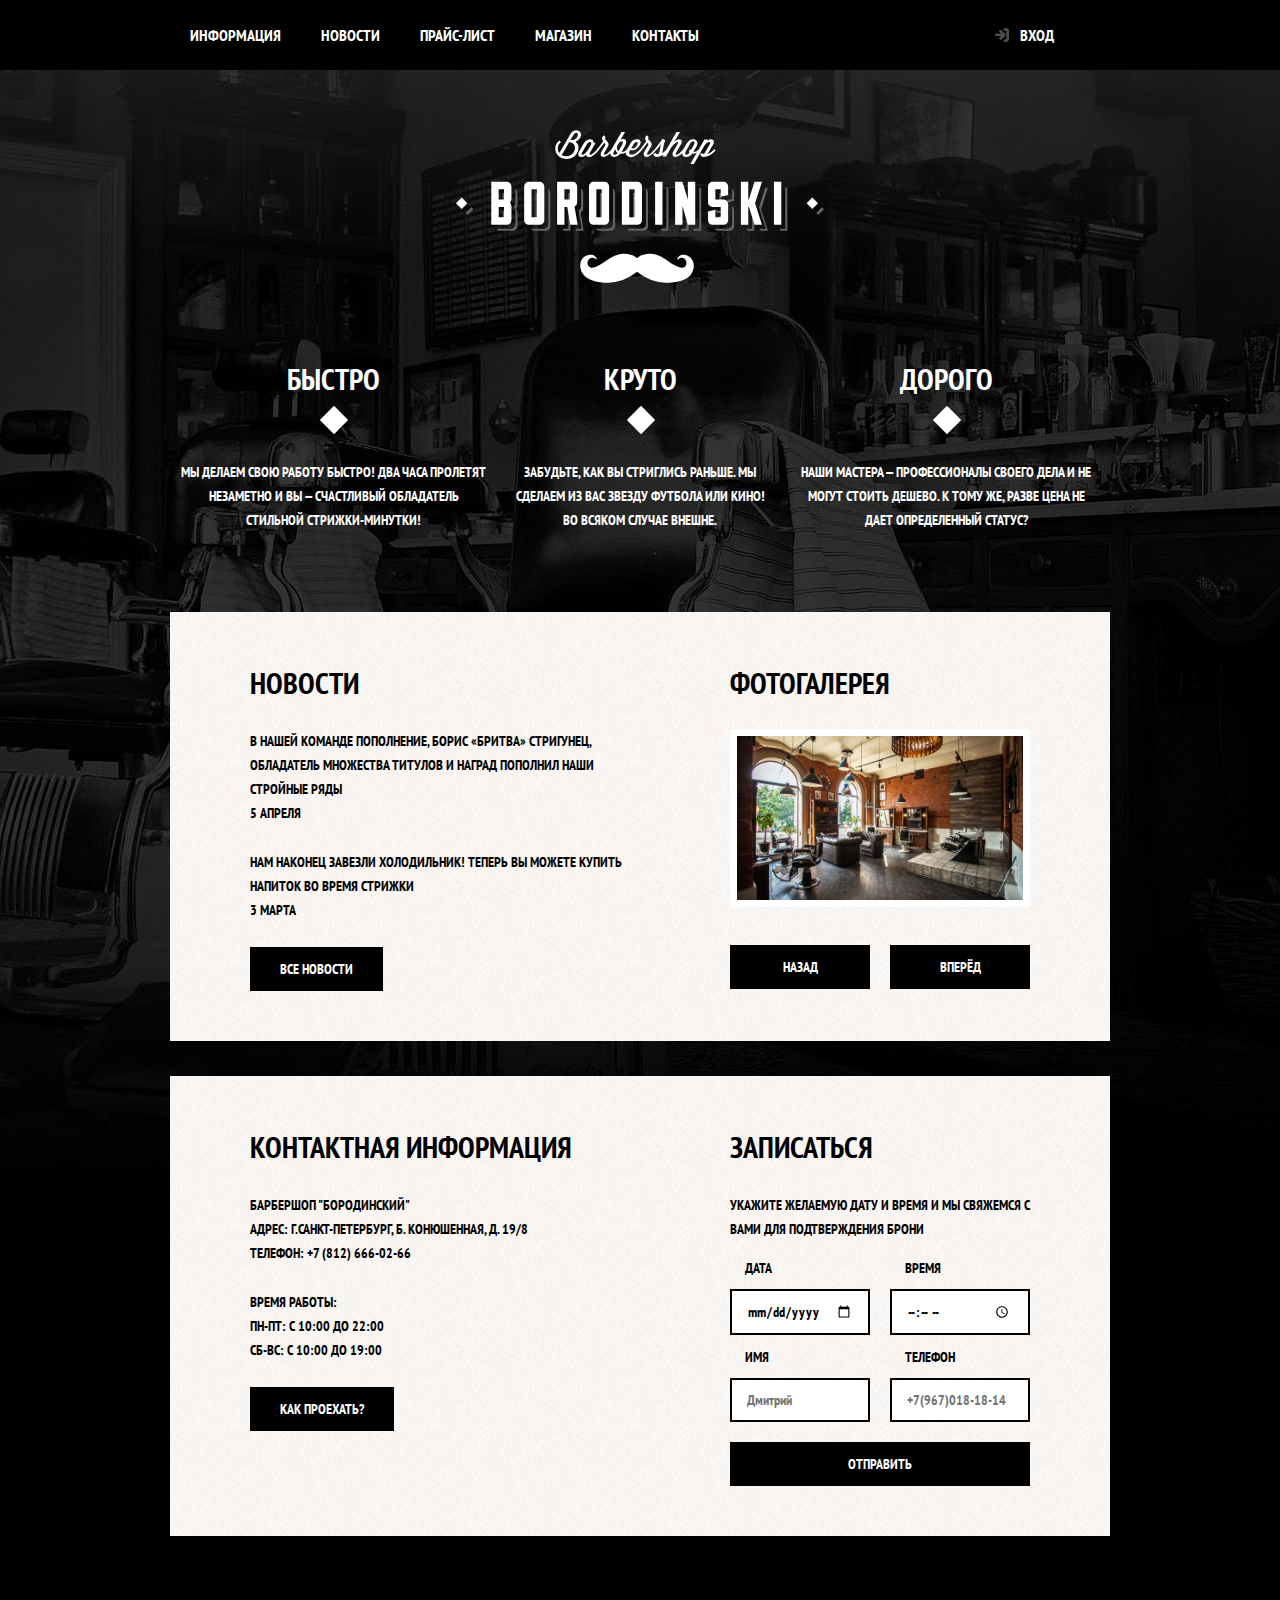
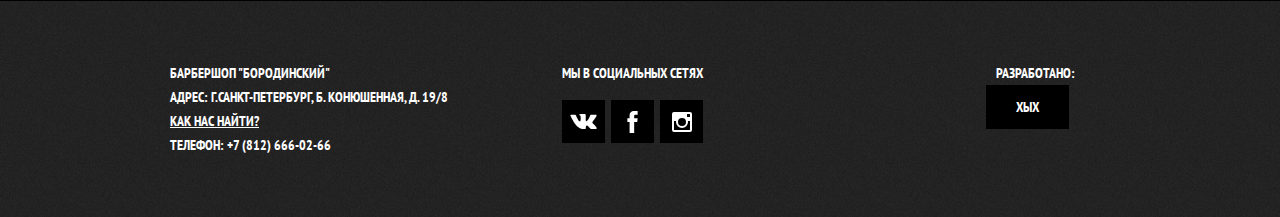
<file: index.HTML>
<!DOCTYPE html>
<html lang="en">
<head>
    <meta charset="UTF-8">
    <meta http-equiv="X-UA-Compatible" content="IE=edge">
    <meta name="viewport" content="width=device-width, initial-scale=1.0">
    <title>Document</title>
    <link rel="stylesheet" href="style.css">
    <link href="https://fonts.googleapis.com/css?family=PT+Sans+Narrow:400,700&amp;subset=cyrillic" rel="stylesheet">
</head>
<body>
    <header class="main-header">
        <nav class="main-navigation">
            <a href="" class="main-header-logo">
                <img src="img/index-logo.svg" width="368" height="153" alt="Логотип">   
            </a>
            <div class="main-navigation-wrapper">
                <div class="container">
                    <ul class="site-navigation">
                        <li>
                            <a href="#features">Информация</a>
                        </li>
                        <li>
                            <a href="#news">Новости</a>
                        </li>
                        <li>
                            <a href="price.HTML">Прайс-лист</a>
                        </li>
                        <li>
                            <a href="catalog.HTML">Магазин</a>
                        </li>
                        <li>
                            <a href="contacts.HTML">Контакты</a>
                        </li>
                    </ul>
                    <ul class="user-navigation">
                        <li>
                            <a class='login-link' href="">Вход</a>
                        </li>
                    </ul>
                </div>
            </div>
        </nav>
    </header>  
    <main>
        <div class="container">
            <h1 class="visually-hidden">Барбершоп Бородинский</h1>
            <section class="features" id="features">
                <h2 class="visually-hidden">Преимущества</h2>
                <ul class="features-list">
                    <li class="feature-item">
                        <h3>Быстро</h3>
                        <p>Мы делаем свою работу быстро! Два часа пролетят незаметно и вы — счастливый обладатель стильной стрижки-минутки!</p>
                    </li>
                    <li class="feature-item">
                        <h3>Круто</h3>
                        <p>Забудьте, как вы стриглись раньше. Мы сделаем из вас звезду футбола или кино! Во всяком случае внешне.</p>
                    </li>
                    <li class="feature-item">
                        <h3>Дорого</h3>
                        <p>Наши мастера — профессионалы своего дела и не могут стоить дешево. К тому же, разве цена не дает определенный статус?</p>
                    </li>
                </ul>
            </section>
            <div class="index-columns">
                <section class="news" id="news">
                <h2>Новости</h2>
                <ul class="news-list">
                    <li class="news-item">
                        <p>В нашей команде пополнение, Борис «Бритва» Стригунец, обладатель множества титулов и наград пополнил
                            наши стройные ряды</p>
                        <time datetime="2022-04-05">5 Апреля</time>
                    </li>
                    <li class="news-item">
                        <p>Нам наконец завезли холодильник! Теперь вы можете купить напиток во время стрижки</p>
                        <time datetime="2022-03-03">3 Марта</time>
                    </li>               
                </ul>
                <a class="button" href="news.HTML">Все новости</a>
                </section>
                <section class="gallery">
                    <h2>Фотогалерея</h2>
                    <div class="gallery-container">
                        <div class="gallery-content">
                            <div class="slide active">
                                <img src="img/gallery-item-1.jpg" alt="">
                            </div>
                            <div class="slide">
                                <img src="img/gallery-item-2.jpg" alt="">
                            </div>
                            <div class="slide">
                                <img src="img/gallery-item-3.jpg" alt="">
                            </div>
                        </div>
                        <button class="button gallery-button gallery-button-back" type="button">Назад</button>
                        <button class="button gallery-button gallery-button-next" type="button">Вперёд</button>
                    </div>
                </section>
            </div>
            
            <div class="index-columns">
                <section class="contacts">
                    <h2>Контактная информация</h2>
                    <p>
                        Барбершоп "Бородинский"
                        <br>Адрес: г.Санкт-Петербург, Б. Конюшенная, д. 19/8
                        <br>Телефон: +7 (812) 666-02-66
                    </p>
                    <p>
                        Время работы:
                        <br>пн-пт: c 10:00 до 22:00
                        <br>сб-вс: c 10:00 до 19:00
                    </p>
                    <a class="button js-button-map" href="">Как проехать?</a>
                </section>
                <section class="appointment">
                    <h2>Записаться</h2>
                    <p class="appointment-info">Укажите желаемую дату и время и мы свяжемся с вами для подтверждения брони</p>
                    <form class="appointment-form" action="">
                        <p class="appointment-item">
                            <label for="appointment-date">Дата</label>
                            <input id="appointment-date" name="date" placeholder="14.04.2022" type="date">
                        </p>
                        <p class="appointment-item">
                            <label for="appointment-time">Время</label>
                            <input id="appointment-time" name="time" placeholder="12:00" type="time">
                        </p>
                        <p class="appointment-item">
                            <label for="appointment-name">Имя</label>
                            <input id="appointment-name" name="name" placeholder="Дмитрий" type="text">
                        </p>
                        <p class="appointment-item">
                            <label for="appointment-phone">Телефон</label>
                            <input id="appointment-phone" name="phone" placeholder="+7(967)018-18-14" type="tel">
                        </p>
                        <button class="button" type="submit">Отправить</button>
                    </form>
                </section>
            
            </div> 
        </div>
    </main>
    <footer class="main-footer">
        <div class="container">
            <p class="footer-contacts">
                Барбершоп "Бородинский"
                <br>Адрес: г.Санкт-Петербург, Б. Конюшенная, д. 19/8
                <br><a href="">Как нас найти?</a>
                <br>Телефон: +7 (812) 666-02-66
            </p>
            <div class="footer-social">
                <b>Мы в социальных сетях</b>
                <ul>
                    <li>
                        <a class="social-button" href=""><svg xmlns="http://www.w3.org/2000/svg" width="27" height="15" viewBox="0 0 26.14 14.91"><path d="M26 13.47l-.09-.17a13.55 13.55 0 0 0-2.6-3q-.87-.83-1.1-1.12A1 1 0 0 1 22 8a10.27 10.27 0 0 1 1.22-1.78l.88-1.16q2.35-3.13 2-4L26 .94a.8.8 0 0 0-.4-.22 2.14 2.14 0 0 0-.87 0h-3.92a.51.51 0 0 0-.27 0h-.3a.6.6 0 0 0-.15.14.93.93 0 0 0-.14.24 22.22 22.22 0 0 1-1.46 3.06q-.5.84-.93 1.46a7 7 0 0 1-.71.91 4.94 4.94 0 0 1-.52.47q-.23.18-.35.15l-.23-.05a.9.9 0 0 1-.31-.33 1.49 1.49 0 0 1-.16-.53V1.6a3.14 3.14 0 0 0 0-.62 2.12 2.12 0 0 0-.14-.44.73.73 0 0 0-.28-.33 1.57 1.57 0 0 0-.46-.18A9 9 0 0 0 12.57 0a8.93 8.93 0 0 0-3.25.33 1.83 1.83 0 0 0-.52.41q-.25.3-.07.33a1.67 1.67 0 0 1 1.16.59l.08.16a2.6 2.6 0 0 1 .19.63 6.32 6.32 0 0 1 .12 1 10.59 10.59 0 0 1 0 1.7q-.07.71-.13 1.1a2.21 2.21 0 0 1-.18.64 2.69 2.69 0 0 1-.16.3l-.07.07a1 1 0 0 1-.37.07.86.86 0 0 1-.46-.19 3.27 3.27 0 0 1-.56-.52 7 7 0 0 1-.66-.93q-.37-.6-.76-1.42l-.22-.39q-.2-.38-.56-1.11t-.62-1.43A.9.9 0 0 0 5.2.9h-.07a.93.93 0 0 0-.22-.16A1.44 1.44 0 0 0 4.6.65L.87.68A1 1 0 0 0 .1.94L0 1a.44.44 0 0 0 0 .22 1.08 1.08 0 0 0 .08.37Q.9 3.53 1.86 5.31t1.66 2.87Q4.23 9.27 5 10.24t1 1.24l.37.41.34.33a8.06 8.06 0 0 0 1 .78 16.34 16.34 0 0 0 1.4.9 7.6 7.6 0 0 0 1.79.72 6.19 6.19 0 0 0 2 .22h1.57a1.08 1.08 0 0 0 .72-.3l.05-.07a.9.9 0 0 0 .1-.25 1.38 1.38 0 0 0 0-.37 4.48 4.48 0 0 1 .09-1.05 2.77 2.77 0 0 1 .23-.71 1.74 1.74 0 0 1 .29-.4 1.19 1.19 0 0 1 .23-.2h.11a.86.86 0 0 1 .77.21 4.52 4.52 0 0 1 .83.79q.39.47.93 1.05a6.41 6.41 0 0 0 1 .87l.27.16a3.31 3.31 0 0 0 .71.3 1.53 1.53 0 0 0 .76.07l3.48-.05a1.58 1.58 0 0 0 .8-.17.68.68 0 0 0 .34-.37 1.06 1.06 0 0 0 0-.46 1.71 1.71 0 0 0-.1-.36z" fill="#fff"/></svg></a>
                    </li>
                    <li>
                        <a class="social-button" href=""><svg xmlns="http://www.w3.org/2000/svg" width="19" height="22" viewBox="0 0 10.15 21.74"><path d="M3.34 1.12A4.77 4.77 0 0 1 6.53 0h3.61v3.81H7.81a1.07 1.07 0 0 0-1.09.83v2.55h3.42c-.08 1.23-.24 2.45-.41 3.67h-3v10.87H2.21V10.86H0V7.21h2.19V3.66a3.83 3.83 0 0 1 1.15-2.54z" fill="#fff"/></svg></a>
                    </li>
                    <li>
                        <a class="social-button" href=""><svg xmlns="http://www.w3.org/2000/svg" width="20" height="20" viewBox="0 0 20 20"><path d="M18 0H2a2 2 0 0 0-2 2v16a2 2 0 0 0 2 2h16a2 2 0 0 0 2-2V2a2 2 0 0 0-2-2zm-8 6a4 4 0 1 1-4 4 4 4 0 0 1 4-4zM2.5 18a.47.47 0 0 1-.5-.5V9h2.1a3.4 3.4 0 0 0-.1 1 6 6 0 1 0 12 0 3.4 3.4 0 0 0-.1-1H18v8.5a.47.47 0 0 1-.5.5zM18 4.5a.47.47 0 0 1-.5.5h-2a.47.47 0 0 1-.5-.5v-2a.47.47 0 0 1 .5-.5h2a.47.47 0 0 1 .5.5z" fill="#fff"/></svg></a>
                    </li>
                </ul>
            </div>
            <p class="footer-copyright">
                <b>Разработано:</b>
                <a class="button" href="">ХЫХ</a>
            </p>
        </div>
    </footer>
    <section class="modal modal-login">
        <h2>Личный кабинет</h2>
        <p>Введите логин и пароль</p>
        <form class="login-form" action="" >
            <p>
                <label for="user-login">Логин</label>
                <input type="text" id="user-login" class="login-icon-user" name="login">
                <span></span>
            </p>
            <p>
                <label for="user-password">Пароль</label>
                <input type="password" id="user-password" class="login-icon-password" name="password">
                <span></span>
            </p>
            <p class="login-password-info">
                <label class="login-checkbox">
                    <input type="checkbox" class="visually-hidden" name="remember">
                    <span class="checkbox-indicator"></span>
                    Запомнить меня
                </label>
                <a href="" class="restore">Я забыл пароль</a>
            </p>
            <button type="submit" class="button">Войти</button>
        </form>
        <button type="button" class="modal-close modal-close-login">Закрыть</button>
    </section>
    <section class="modal modal-map">
        <p>
            <iframe src="https://yandex.ru/map-widget/v1/-/CCUJ48eVPD" width="760" height="557" frameborder="1" allowfullscreen="true" style="position:relative;"></iframe>
        </p>
        <button class="modal-close modal-close-map">Закрыть</button>
    </section>

    <script src="main.js"></script>
</body>
</html>
</file>
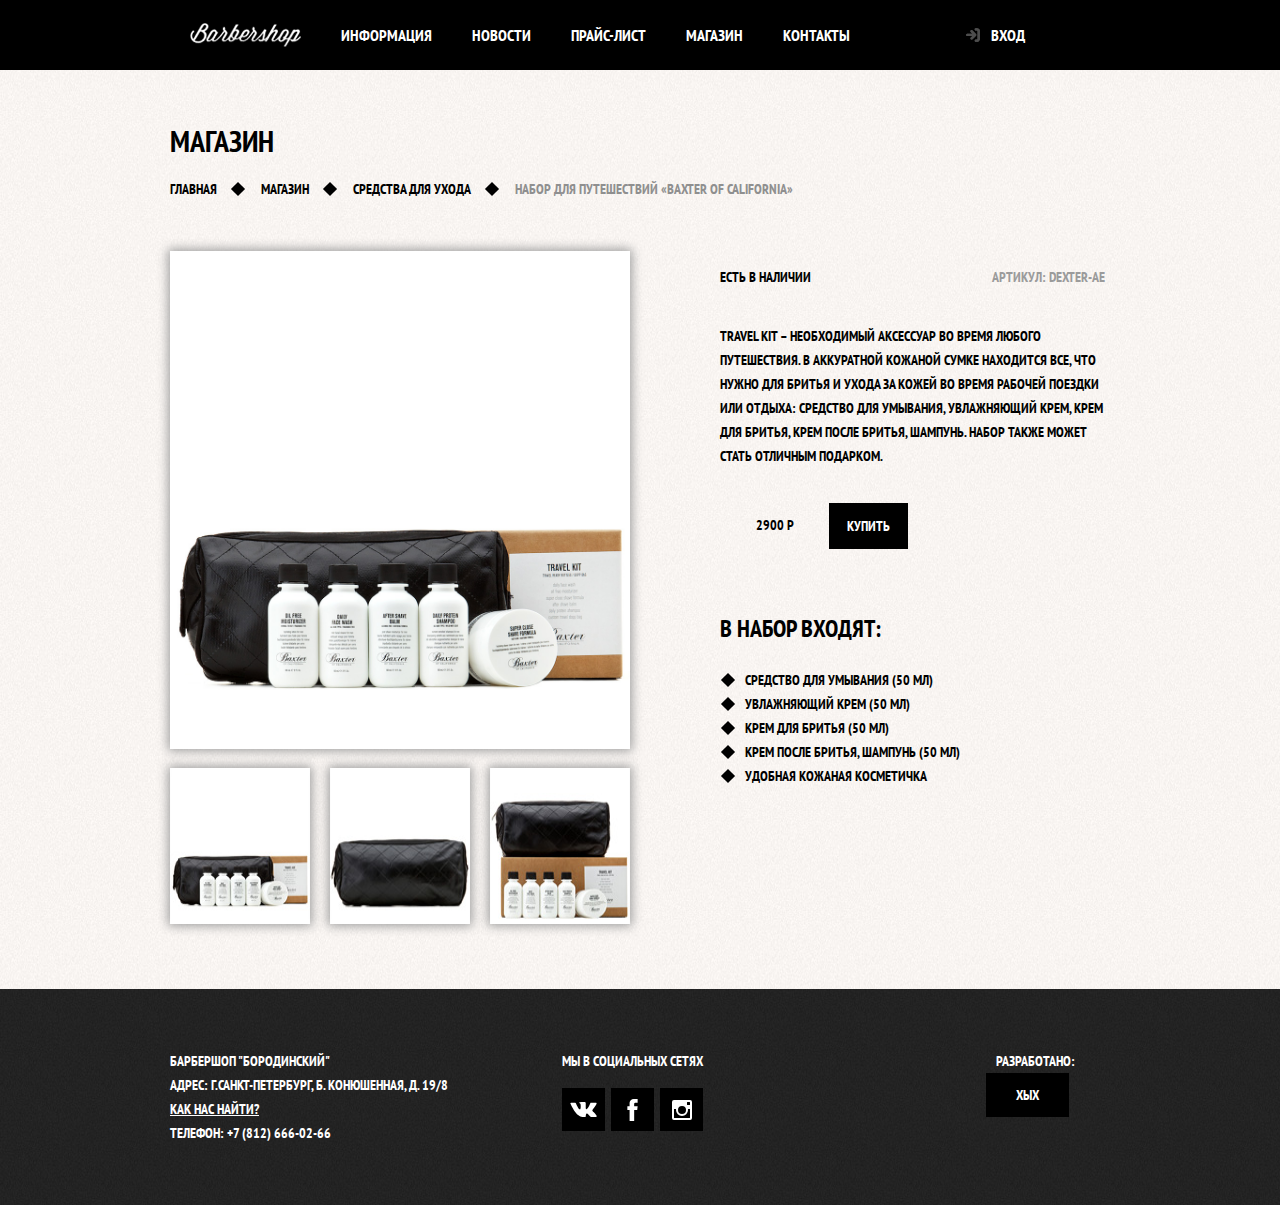
<file: catalog-item.HTML>
<!DOCTYPE html>
<html lang="en">
<head>
    <meta charset="UTF-8">
    <meta http-equiv="X-UA-Compatible" content="IE=edge">
    <meta name="viewport" content="width=device-width, initial-scale=1.0">
    <title>Document</title>
    <link rel="stylesheet" href="style.css">
    <link href="https://fonts.googleapis.com/css?family=PT+Sans+Narrow:400,700&amp;subset=cyrillic" rel="stylesheet">
</head>
<body class="inner-page">
    <header class="main-header">
        <nav class="main-navigation container" >
            <a href="" class="main-header-logo">
                <img src="img/unknown.png" width="111" height="24" alt="Логотип">   
            </a>
            <ul class="site-navigation">
                <li>
                    <a href="index.HTML#features">Информация</a>
                </li>
                <li>
                    <a href="index.HTML#news">Новости</a>
                </li>
                <li>
                    <a href="price.HTML">Прайс-лист</a>
                </li>
                <li>
                    <a href="catalog.HTML">Магазин</a>
                </li>
                <li>
                    <a href="contacts.HTML">Контакты</a>
                </li>
            </ul>
            <ul class="user-navigation">
                <li>
                    <a class='login-link' href="">Вход</a>
                </li>
            </ul>
        </nav>
    </header>
    <main>
        <div class="container">
            <div class="inner-page-container">
                <h1 class="page-title">Магазин</h1>
                <ul class="breadcrumbs">
                    <li><a href="index.HTML">Главная</a></li>
                    <li><a href="catalog.HTML">Магазин</a></li>
                    <li>Средства для ухода</li>
                    <li class="breadcrumbs-current">НАБОР ДЛЯ ПУТЕШЕСТВИЙ «BAXTER OF CALIFORNIA»</li>
                </ul>
            </div>
            <div class="catalog-columns">
                <section class="product-photos">
                    <p class="product-photo-fill"><img class="photo-big" src="img/product-big-1.jpg" width="460" height="498" alt=""></p>
                    <ul class="product-photo-preview">
                        <li><img src="img/product-small-1.jpg" width="140" height="149" alt=""></li>
                        <li><img src="img/product-small-2.jpg" width="140" height="149" alt=""></li>
                        <li><img src="img/product-small-3.jpg" width="140" height="149" alt=""></li>
                    </ul>
                </section>
                <section class="product-info">
                    <h2 class="visually-hidden">Описание товара</h2>
                    <p class="availability">Есть в наличии</p>
                    <p class="product-article">Артикул: Dexter-ae</p>
                    <p class="product-text">Travel Kit – необходимый аксессуар во время любого путешествия. В аккуратной кожаной сумке находится все, что нужно для бритья и ухода за кожей во время рабочей поездки или отдыха: средство для умывания, увлажняющий крем, крем для бритья, крем после бритья, шампунь. Набор также может стать отличным подарком.</p>
                    <p class="catalog-item-price">
                        <b>2900 р</b>
                        <a class="button" href="">Купить</a>
                    </p>
                    <h3>В набор входят:</h3>
                    <ul class="kit-product">
                        <li>Средство для умывания (50 мл)</li>
                        <li>Увлажняющий крем (50 мл)</li>
                        <li>Крем для бритья (50 мл)</li>
                        <li>Крем после бритья, шампунь (50 мл)</li>
                        <li>Удобная кожаная косметичка</li>
                    </ul>
                </section>
            </div>
        </div>
    </main>
    <footer class="main-footer">
        <div class="container">
            <p class="footer-contacts">
                Барбершоп "Бородинский"
                <br>Адрес: г.Санкт-Петербург, Б. Конюшенная, д. 19/8
                <br><a href="">Как нас найти?</a>
                <br>Телефон: +7 (812) 666-02-66
            </p>
            <div class="footer-social">
                <b>Мы в социальных сетях</b>
                <ul>
                    <li>
                        <a class="social-button" href=""><svg xmlns="http://www.w3.org/2000/svg" width="27" height="15" viewBox="0 0 26.14 14.91"><path d="M26 13.47l-.09-.17a13.55 13.55 0 0 0-2.6-3q-.87-.83-1.1-1.12A1 1 0 0 1 22 8a10.27 10.27 0 0 1 1.22-1.78l.88-1.16q2.35-3.13 2-4L26 .94a.8.8 0 0 0-.4-.22 2.14 2.14 0 0 0-.87 0h-3.92a.51.51 0 0 0-.27 0h-.3a.6.6 0 0 0-.15.14.93.93 0 0 0-.14.24 22.22 22.22 0 0 1-1.46 3.06q-.5.84-.93 1.46a7 7 0 0 1-.71.91 4.94 4.94 0 0 1-.52.47q-.23.18-.35.15l-.23-.05a.9.9 0 0 1-.31-.33 1.49 1.49 0 0 1-.16-.53V1.6a3.14 3.14 0 0 0 0-.62 2.12 2.12 0 0 0-.14-.44.73.73 0 0 0-.28-.33 1.57 1.57 0 0 0-.46-.18A9 9 0 0 0 12.57 0a8.93 8.93 0 0 0-3.25.33 1.83 1.83 0 0 0-.52.41q-.25.3-.07.33a1.67 1.67 0 0 1 1.16.59l.08.16a2.6 2.6 0 0 1 .19.63 6.32 6.32 0 0 1 .12 1 10.59 10.59 0 0 1 0 1.7q-.07.71-.13 1.1a2.21 2.21 0 0 1-.18.64 2.69 2.69 0 0 1-.16.3l-.07.07a1 1 0 0 1-.37.07.86.86 0 0 1-.46-.19 3.27 3.27 0 0 1-.56-.52 7 7 0 0 1-.66-.93q-.37-.6-.76-1.42l-.22-.39q-.2-.38-.56-1.11t-.62-1.43A.9.9 0 0 0 5.2.9h-.07a.93.93 0 0 0-.22-.16A1.44 1.44 0 0 0 4.6.65L.87.68A1 1 0 0 0 .1.94L0 1a.44.44 0 0 0 0 .22 1.08 1.08 0 0 0 .08.37Q.9 3.53 1.86 5.31t1.66 2.87Q4.23 9.27 5 10.24t1 1.24l.37.41.34.33a8.06 8.06 0 0 0 1 .78 16.34 16.34 0 0 0 1.4.9 7.6 7.6 0 0 0 1.79.72 6.19 6.19 0 0 0 2 .22h1.57a1.08 1.08 0 0 0 .72-.3l.05-.07a.9.9 0 0 0 .1-.25 1.38 1.38 0 0 0 0-.37 4.48 4.48 0 0 1 .09-1.05 2.77 2.77 0 0 1 .23-.71 1.74 1.74 0 0 1 .29-.4 1.19 1.19 0 0 1 .23-.2h.11a.86.86 0 0 1 .77.21 4.52 4.52 0 0 1 .83.79q.39.47.93 1.05a6.41 6.41 0 0 0 1 .87l.27.16a3.31 3.31 0 0 0 .71.3 1.53 1.53 0 0 0 .76.07l3.48-.05a1.58 1.58 0 0 0 .8-.17.68.68 0 0 0 .34-.37 1.06 1.06 0 0 0 0-.46 1.71 1.71 0 0 0-.1-.36z" fill="#fff"/></svg></a>
                    </li>
                    <li>
                        <a class="social-button" href=""><svg xmlns="http://www.w3.org/2000/svg" width="19" height="22" viewBox="0 0 10.15 21.74"><path d="M3.34 1.12A4.77 4.77 0 0 1 6.53 0h3.61v3.81H7.81a1.07 1.07 0 0 0-1.09.83v2.55h3.42c-.08 1.23-.24 2.45-.41 3.67h-3v10.87H2.21V10.86H0V7.21h2.19V3.66a3.83 3.83 0 0 1 1.15-2.54z" fill="#fff"/></svg></a>
                    </li>
                    <li>
                        <a class="social-button" href=""><svg xmlns="http://www.w3.org/2000/svg" width="20" height="20" viewBox="0 0 20 20"><path d="M18 0H2a2 2 0 0 0-2 2v16a2 2 0 0 0 2 2h16a2 2 0 0 0 2-2V2a2 2 0 0 0-2-2zm-8 6a4 4 0 1 1-4 4 4 4 0 0 1 4-4zM2.5 18a.47.47 0 0 1-.5-.5V9h2.1a3.4 3.4 0 0 0-.1 1 6 6 0 1 0 12 0 3.4 3.4 0 0 0-.1-1H18v8.5a.47.47 0 0 1-.5.5zM18 4.5a.47.47 0 0 1-.5.5h-2a.47.47 0 0 1-.5-.5v-2a.47.47 0 0 1 .5-.5h2a.47.47 0 0 1 .5.5z" fill="#fff"/></svg></a>
                    </li>
                </ul>
            </div>
            <p class="footer-copyright">
                <b>Разработано:</b>
                <a class="button" href="">ХЫХ</a>
            </p>
        </div>
    </footer>  
    <section class="modal modal-login">
        <h2>Личный кабинет</h2>
        <p>Введите логин и пароль</p>
        <form class="login-form" action="" >
            <p>
                <label for="user-login">Логин</label>
                <input type="text" id="user-login" class="login-icon-user" name="login">
                <span></span>
            </p>
            <p>
                <label for="user-password">Пароль</label>
                <input type="password" id="user-password" class="login-icon-password" name="password">
                <span></span>
            </p>
            <p class="login-password-info">
                <label class="login-checkbox">
                    <input type="checkbox" class="visually-hidden" name="remember">
                    <span class="checkbox-indicator"></span>
                    Запомнить меня
                </label>
                <a href="" class="restore">Я забыл пароль</a>
            </p>
            <button type="submit" class="button">Войти</button>
        </form>
        <button type="button" class="modal-close modal-close-login">Закрыть</button>
    </section>

    <script type="text/javasript" src="main.js"></script>
</body>
</html>
</file>
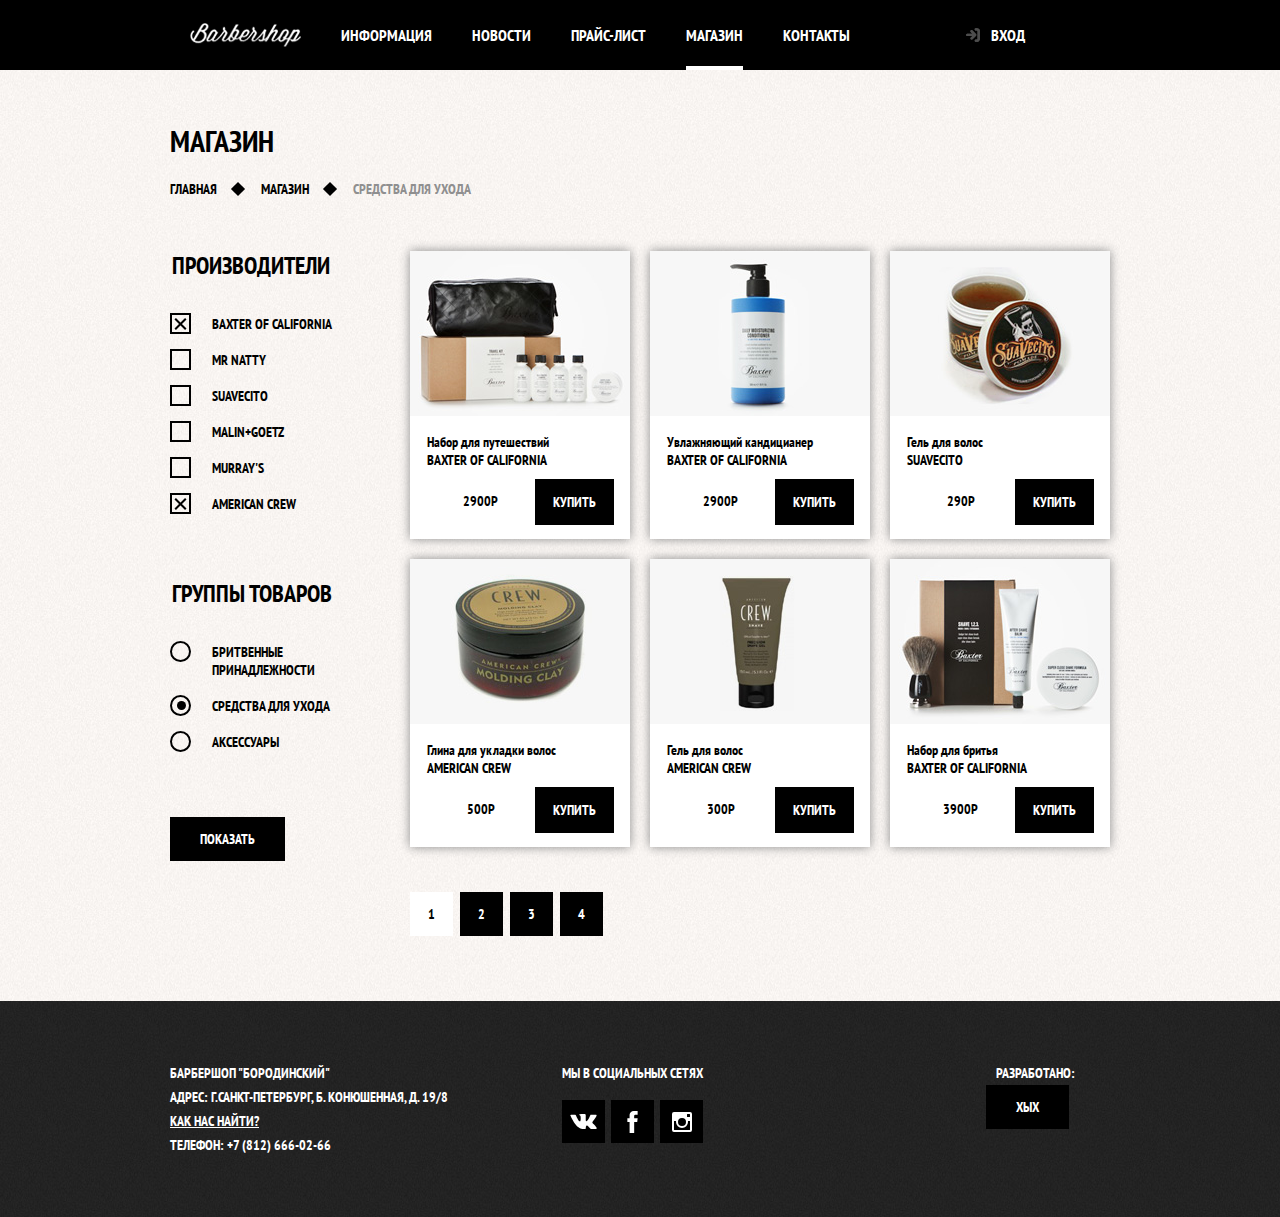
<file: catalog.HTML>
<!DOCTYPE html>
<html lang="en">
<head>
    <meta charset="UTF-8">
    <meta http-equiv="X-UA-Compatible" content="IE=edge">
    <meta name="viewport" content="width=device-width, initial-scale=1.0">
    <title>Document</title>
    <link rel="stylesheet" href="style.css">
    <link href="https://fonts.googleapis.com/css?family=PT+Sans+Narrow:400,700&amp;subset=cyrillic" rel="stylesheet">
</head>
<body class="inner-page">
    <header class="main-header">
        <nav class="main-navigation container" >
            <a href="" class="main-header-logo">
                <img src="img/unknown.png" width="111" height="24" alt="Логотип">   
            </a>
            <ul class="site-navigation">
                <li>
                    <a href="index.HTML#features">Информация</a>
                </li>
                <li>
                    <a href="index.HTML#news">Новости</a>
                </li>
                <li>
                    <a href="price.HTML">Прайс-лист</a>
                </li>
                <li class="site-navigation-current">
                    <a href="catalog.HTML">Магазин</a>
                </li>
                <li>
                    <a href="contacts.HTML">Контакты</a>
                </li>
            </ul>
            <ul class="user-navigation">
                <li>
                    <a class='login-link' href="">Вход</a>
                </li>
            </ul>
        </nav>
    </header>
    <main>
        <div class="container">
            <div class="inner-page-container">
                <h1 class="page-title">Магазин</h1>
                <ul class="breadcrumbs">
                    <li><a href="index.HTML">Главная</a></li>
                    <li><a href="catalog.HTML">Магазин</a></li>
                    <li class="breadcrumbs-current">Средства для ухода</li>
                </ul>
            </div>
            <div class="catalog-columns">
                <section class="filters">
                    <h2 class="visually-hidden">Фильтр товаров</h2>
                    <form action="" class="filter-form">
                        <fieldset class="filter-brand">
                            <legend>Производители</legend>
                            <ul>
                                <li class="filter-option">
                                    <label for="baxter-of-california" class="filter-checkbox">
                                        Baxter of California
                                        <input id="baxter-of-california" type="checkbox" class="visually-hidden filter-input filter-input-checkbox" checked>
                                        <span class="checkbox-indicator"></span>
                                    </label>
                                </li>
                                <li class="filter-option">
                                    <label for="mr-natty" class="filter-checkbox">
                                        Mr Natty
                                        <input id="mr-natty" type="checkbox" class="visually-hidden filter-input filter-input-checkbox">
                                        <span class="checkbox-indicator"></span>
                                    </label>
                                </li>
                                <li class="filter-option">
                                    <label for="suavecito" class="filter-checkbox">
                                        Suavecito
                                        <input id="suavecito"type="checkbox" class="visually-hidden filter-input filter-input-checkbox">
                                        <span class="checkbox-indicator"></span>
                                    </label>
                                </li>
                                <li class="filter-option">
                                    <label for="malin-goetz" class="filter-checkbox">
                                        Malin+Goetz
                                        <input id="malin-goetz"type="checkbox" class="visually-hidden filter-input filter-input-checkbox">
                                        <span class="checkbox-indicator"></span>
                                    </label>
                                </li>
                                <li class="filter-option">
                                    <label for="murrays" class="filter-checkbox">
                                        Murray's
                                        <input id="murrays"type="checkbox" class="visually-hidden filter-input filter-input-checkbox">
                                        <span class="checkbox-indicator"></span>
                                    </label>
                                </li>
                                <li class="filter-option" >
                                    <label for="american-crew"class="filter-checkbox">
                                        American Crew
                                        <input id="american-crew"type="checkbox" class="visually-hidden filter-input filter-input-checkbox" checked>
                                        <span class="checkbox-indicator"></span>
                                    </label>
                                </li>
                            </ul>
                        </fieldset>
                        <fieldset class="filter-product">
                            <legend>Группы товаров</legend>
                            <ul>
                                <li class="filter-option">
                                    <label for="filter-shave" class="filter-radio">
                                        Бритвенные принадлежности
                                        <input  name="product-group" id="filter-shave"type="radio" class="visually-hidden filter-input filter-input-radio" >
                                        <span class="radio-indicator"></span>
                                    </label>
                                </li>
                                <li class="filter-option">
                                    <label for="filter-care" class="filter-radio">
                                        Средства для ухода
                                        <input name="product-group" id="filter-care"type="radio" class="visually-hidden filter-input filter-input-radio" checked>
                                        <span class="radio-indicator"></span>
                                    </label>
                                </li>
                                <li class="filter-option" >
                                    <label for="filter-accessories" class="filter-radio">
                                        Аксессуары
                                        <input name="product-group" id="filter-accessories"type="radio" class="visually-hidden filter-input filter-input-radio">
                                        <span class="radio-indicator"></span>
                                    </label>
                                </li>
                            </ul>
                        </fieldset>
                        <button class="filter-button button">Показать</button>
                    </form>
                </section>

                <section class="catalog">
                    <h2 class="visually-hidden">Список средств для ухода</h2>
                    <ul class="catalog-list">
                        <li class="catalog-item">
                            <a href="catalog-item.HTML">
                                <h3>
                                    <span class="catalog-category">Набор для путешествий</span>
                                    <span class="catalog-item-title">Baxter of California</span>
                                </h3>
                                <p class="catalog-item-image">
                                    <img src="img/product-1.jpg" width="220" height="165">
                                </p>
                            </a>
                            <p class="catalog-item-price">
                                <b>2900р</b>
                                <a href="" class="button">Купить</a>
                            </p>
                        </li>
                        <li class="catalog-item">
                            <a href="catalog-item.HTML">
                                <h3>
                                    <span class="catalog-category">Увлажняющий кандицианер</span>
                                    <span class="catalog-item-title">Baxter of California</span>
                                </h3>
                                <p class="catalog-item-image">
                                    <img src="img/product-2.jpg" width="220" height="165">
                                </p>
                            </a>
                            <p class="catalog-item-price">
                                <b>2900р</b>
                                <a href="" class="button">Купить</a>
                            </p>
                        </li>
                        <li class="catalog-item">
                            <a href="catalog-item.HTML">
                                <h3>
                                    <span class="catalog-category">Гель для волос</span>
                                    <span class="catalog-item-title">Suavecito</span>
                                </h3>
                                <p class="catalog-item-image">
                                    <img src="img/product-3.jpg" width="220" height="165">
                                </p>
                            </a>
                            <p class="catalog-item-price">
                                <b>290р</b>
                                <a href="" class="button">Купить</a>
                            </p>
                        </li>
                        <li class="catalog-item">
                            <a href="catalog-item.HTML">
                                <h3>
                                    <span class="catalog-category">Глина для укладки волос</span>
                                    <span class="catalog-item-title">American Crew</span>
                                </h3>
                                <p class="catalog-item-image">
                                    <img src="img/product-4.jpg" width="220" height="165">
                                </p>
                            </a>
                            <p class="catalog-item-price">
                                <b>500р</b>
                                <a href="" class="button">Купить</a>
                            </p>
                        </li>
                        <li class="catalog-item">
                            <a href="catalog-item.HTML">
                                <h3>
                                    <span class="catalog-category">Гель для волос</span>
                                    <span class="catalog-item-title">American Crew</span>
                                </h3>
                                <p class="catalog-item-image">
                                    <img src="img/product-5.jpg" width="220" height="165">
                                </p>
                            </a>
                            <p class="catalog-item-price">
                                <b>300р</b>
                                <a href="" class="button">Купить</a>
                            </p>
                        </li>
                        <li class="catalog-item">
                            <a href="catalog-item.HTML">
                                <h3>
                                    <span class="catalog-category">Набор для бритья</span>
                                    <span class="catalog-item-title">Baxter Of California</span>
                                </h3>
                                <p class="catalog-item-image">
                                    <img src="img/product-6.jpg" width="220" height="165">
                                </p>
                            </a>
                            <p class="catalog-item-price">
                                <b>3900р</b>
                                <a href="" class="button">Купить</a>
                            </p>
                        </li>
                    </ul>
                    <ul class="pagination-list">
                        <li class="pagination-item pagination-item-current">
                            <a href="">1</a>
                        </li>
                        <li class="pagination-item">
                            <a href="">2</a>
                        </li>
                        <li class="pagination-item">
                            <a href="">3</a>
                        </li>
                        <li class="pagination-item">
                            <a href="">4</a>
                        </li>
                    </ul>
                </section>
            </div>
        </div>
    </main>
    <footer class="main-footer">
        <div class="container">
            <p class="footer-contacts">
                Барбершоп "Бородинский"
                <br>Адрес: г.Санкт-Петербург, Б. Конюшенная, д. 19/8
                <br><a href="">Как нас найти?</a>
                <br>Телефон: +7 (812) 666-02-66
            </p>
            <div class="footer-social">
                <b>Мы в социальных сетях</b>
                <ul>
                    <li>
                        <a class="social-button" href=""><svg xmlns="http://www.w3.org/2000/svg" width="27" height="15" viewBox="0 0 26.14 14.91"><path d="M26 13.47l-.09-.17a13.55 13.55 0 0 0-2.6-3q-.87-.83-1.1-1.12A1 1 0 0 1 22 8a10.27 10.27 0 0 1 1.22-1.78l.88-1.16q2.35-3.13 2-4L26 .94a.8.8 0 0 0-.4-.22 2.14 2.14 0 0 0-.87 0h-3.92a.51.51 0 0 0-.27 0h-.3a.6.6 0 0 0-.15.14.93.93 0 0 0-.14.24 22.22 22.22 0 0 1-1.46 3.06q-.5.84-.93 1.46a7 7 0 0 1-.71.91 4.94 4.94 0 0 1-.52.47q-.23.18-.35.15l-.23-.05a.9.9 0 0 1-.31-.33 1.49 1.49 0 0 1-.16-.53V1.6a3.14 3.14 0 0 0 0-.62 2.12 2.12 0 0 0-.14-.44.73.73 0 0 0-.28-.33 1.57 1.57 0 0 0-.46-.18A9 9 0 0 0 12.57 0a8.93 8.93 0 0 0-3.25.33 1.83 1.83 0 0 0-.52.41q-.25.3-.07.33a1.67 1.67 0 0 1 1.16.59l.08.16a2.6 2.6 0 0 1 .19.63 6.32 6.32 0 0 1 .12 1 10.59 10.59 0 0 1 0 1.7q-.07.71-.13 1.1a2.21 2.21 0 0 1-.18.64 2.69 2.69 0 0 1-.16.3l-.07.07a1 1 0 0 1-.37.07.86.86 0 0 1-.46-.19 3.27 3.27 0 0 1-.56-.52 7 7 0 0 1-.66-.93q-.37-.6-.76-1.42l-.22-.39q-.2-.38-.56-1.11t-.62-1.43A.9.9 0 0 0 5.2.9h-.07a.93.93 0 0 0-.22-.16A1.44 1.44 0 0 0 4.6.65L.87.68A1 1 0 0 0 .1.94L0 1a.44.44 0 0 0 0 .22 1.08 1.08 0 0 0 .08.37Q.9 3.53 1.86 5.31t1.66 2.87Q4.23 9.27 5 10.24t1 1.24l.37.41.34.33a8.06 8.06 0 0 0 1 .78 16.34 16.34 0 0 0 1.4.9 7.6 7.6 0 0 0 1.79.72 6.19 6.19 0 0 0 2 .22h1.57a1.08 1.08 0 0 0 .72-.3l.05-.07a.9.9 0 0 0 .1-.25 1.38 1.38 0 0 0 0-.37 4.48 4.48 0 0 1 .09-1.05 2.77 2.77 0 0 1 .23-.71 1.74 1.74 0 0 1 .29-.4 1.19 1.19 0 0 1 .23-.2h.11a.86.86 0 0 1 .77.21 4.52 4.52 0 0 1 .83.79q.39.47.93 1.05a6.41 6.41 0 0 0 1 .87l.27.16a3.31 3.31 0 0 0 .71.3 1.53 1.53 0 0 0 .76.07l3.48-.05a1.58 1.58 0 0 0 .8-.17.68.68 0 0 0 .34-.37 1.06 1.06 0 0 0 0-.46 1.71 1.71 0 0 0-.1-.36z" fill="#fff"/></svg></a>
                    </li>
                    <li>
                        <a class="social-button" href=""><svg xmlns="http://www.w3.org/2000/svg" width="19" height="22" viewBox="0 0 10.15 21.74"><path d="M3.34 1.12A4.77 4.77 0 0 1 6.53 0h3.61v3.81H7.81a1.07 1.07 0 0 0-1.09.83v2.55h3.42c-.08 1.23-.24 2.45-.41 3.67h-3v10.87H2.21V10.86H0V7.21h2.19V3.66a3.83 3.83 0 0 1 1.15-2.54z" fill="#fff"/></svg></a>
                    </li>
                    <li>
                        <a class="social-button" href=""><svg xmlns="http://www.w3.org/2000/svg" width="20" height="20" viewBox="0 0 20 20"><path d="M18 0H2a2 2 0 0 0-2 2v16a2 2 0 0 0 2 2h16a2 2 0 0 0 2-2V2a2 2 0 0 0-2-2zm-8 6a4 4 0 1 1-4 4 4 4 0 0 1 4-4zM2.5 18a.47.47 0 0 1-.5-.5V9h2.1a3.4 3.4 0 0 0-.1 1 6 6 0 1 0 12 0 3.4 3.4 0 0 0-.1-1H18v8.5a.47.47 0 0 1-.5.5zM18 4.5a.47.47 0 0 1-.5.5h-2a.47.47 0 0 1-.5-.5v-2a.47.47 0 0 1 .5-.5h2a.47.47 0 0 1 .5.5z" fill="#fff"/></svg></a>
                    </li>
                </ul>
            </div>
            <p class="footer-copyright">
                <b>Разработано:</b>
                <a class="button" href="">ХЫХ</a>
            </p>
        </div>
    </footer>  
    <section class="modal modal-login">
        <h2>Личный кабинет</h2>
        <p>Введите логин и пароль</p>
        <form class="login-form" action="" >
            <p>
                <label for="user-login">Логин</label>
                <input type="text" id="user-login" class="login-icon-user" name="login">
                <span></span>
            </p>
            <p>
                <label for="user-password">Пароль</label>
                <input type="password" id="user-password" class="login-icon-password" name="password">
                <span></span>
            </p>
            <p class="login-password-info">
                <label class="login-checkbox">
                    <input type="checkbox" class="visually-hidden" name="remember">
                    <span class="checkbox-indicator"></span>
                    Запомнить меня
                </label>
                <a href="" class="restore">Я забыл пароль</a>
            </p>
            <button type="submit" class="button">Войти</button>
        </form>
        <button type="button" class="modal-close modal-close-login">Закрыть</button>
    </section>

    <script src="main.js"></script>
</body>
</html>
</file>
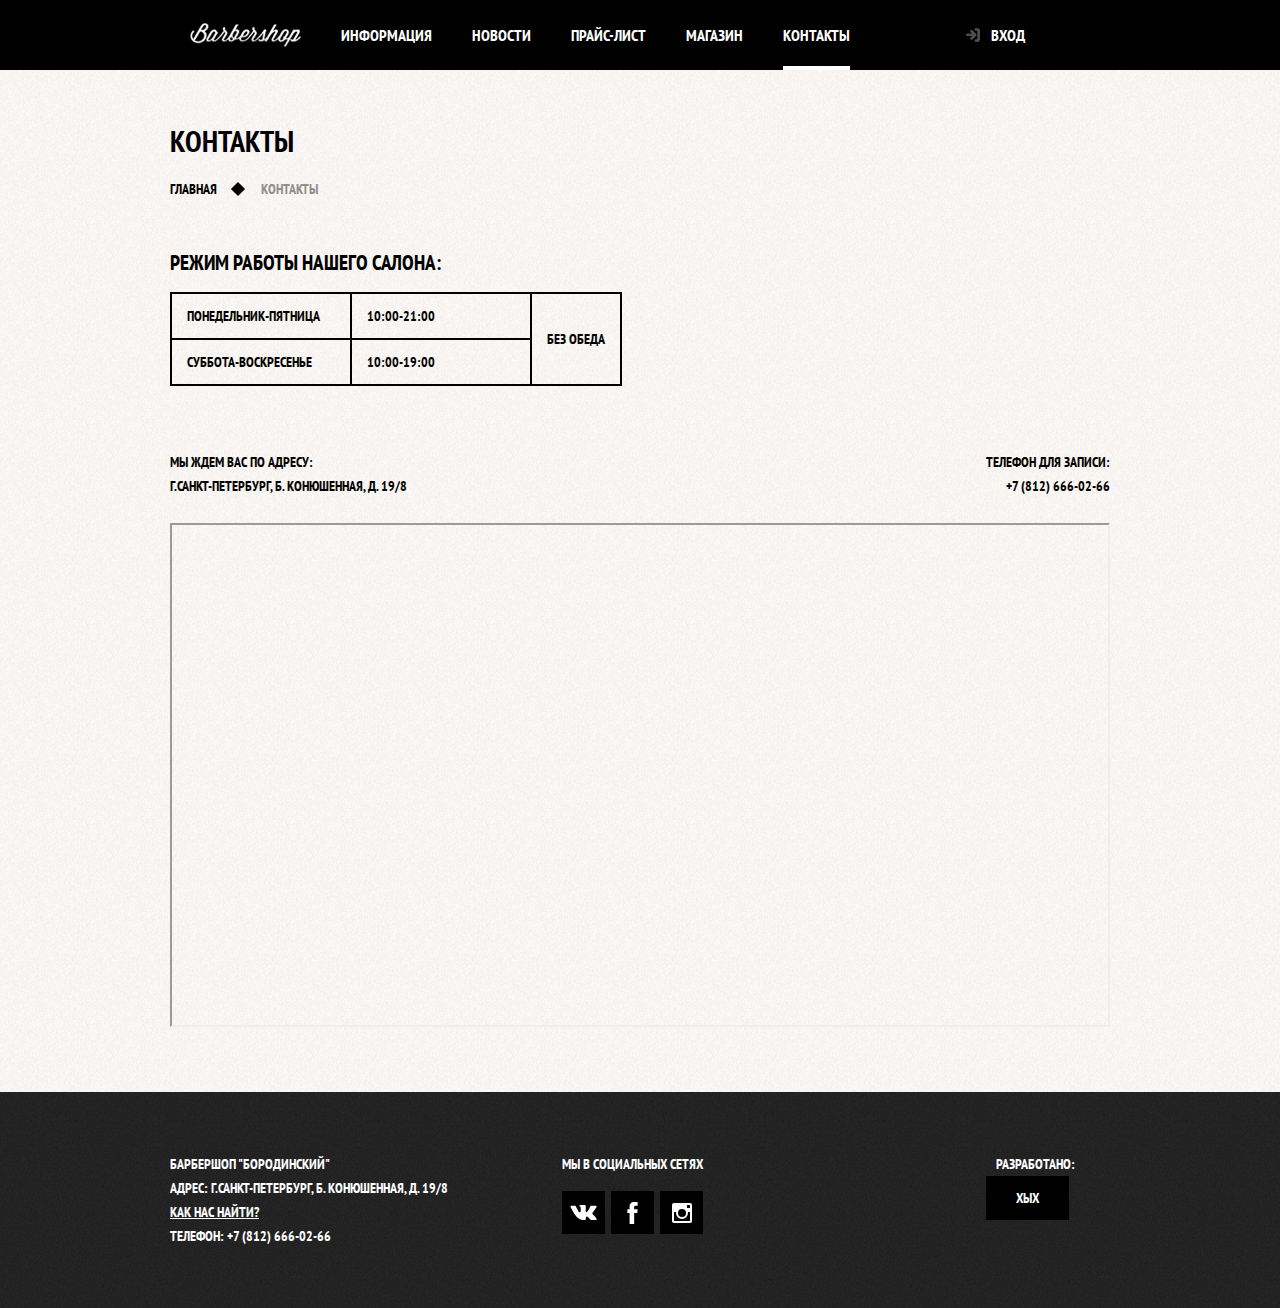
<file: contacts.HTML>
<!DOCTYPE html>
<html lang="en">
<head>
    <meta charset="UTF-8">
    <meta http-equiv="X-UA-Compatible" content="IE=edge">
    <meta name="viewport" content="width=device-width, initial-scale=1.0">
    <title>Document</title>
    <link rel="stylesheet" href="style.css">
    <link href="https://fonts.googleapis.com/css?family=PT+Sans+Narrow:400,700&amp;subset=cyrillic" rel="stylesheet">
</head>
<body class="inner-page">
    <header class="main-header">
        <nav class="main-navigation container" >
            <a href="" class="main-header-logo">
                <img src="img/unknown.png" width="111" height="24" alt="Логотип">   
            </a>
            <ul class="site-navigation">
                <li>
                    <a href="index.HTML#features">Информация</a>
                </li>
                <li>
                    <a href="index.HTML#news">Новости</a>
                </li>
                <li>
                    <a href="price.HTML">Прайс-лист</a>
                </li>
                <li>
                    <a href="catalog.HTML">Магазин</a>
                </li>
                <li class="site-navigation-current">
                    <a href="contacts.HTML">Контакты</a>
                </li>
            </ul>
            <ul class="user-navigation">
                <li>
                    <a class='login-link' href="">Вход</a>
                </li>
            </ul>
        </nav>
    </header>

    <main>
        <div class="container">
            <div class="inner-page-container">
                <h1 class="page-title">Контакты</h1>
                <ul class="breadcrumbs">
                    <li><a href="index.HTML">Главная</a></li>
                    <li class="breadcrumbs-current">Контакты</li>
                </ul>
            </div>
            <section class="schedule contacts-content-wrapper">
                <h2 class="inner-content-title">Режим работы нашего салона:</h2>
                <table>
                    <tr>
                        <td>Понедельник-Пятница</td>
                        <td>10:00-21:00</td>
                        <td rowspan="2">Без обеда</td>  
                    </tr>
                    <tr>
                        <td>Суббота-Воскресенье</td>
                        <td>10:00-19:00</td>
                    </tr>
                </table>
            </section>
            <section class="location contacts-content-wrapper">
                <p>
                    Мы ждем вас по адресу:
                    <br> г.Санкт-Петербург, Б. Конюшенная, д. 19/8
                </p>
                <p>
                    Телефон для записи:
                    <br> +7 (812) 666-02-66
                </p>
                <iframe src="https://yandex.ru/map-widget/v1/-/CCUJ48eVPD" width="940" height="500" frameborder="1" allowfullscreen="true" style="position:relative;"></iframe>
            </section>
        </div>
    </main>

    <footer class="main-footer">
        <div class="container">
            <p class="footer-contacts">
                Барбершоп "Бородинский"
                <br>Адрес: г.Санкт-Петербург, Б. Конюшенная, д. 19/8
                <br><a href="">Как нас найти?</a>
                <br>Телефон: +7 (812) 666-02-66
            </p>
            <div class="footer-social">
                <b>Мы в социальных сетях</b>
                <ul>
                    <li>
                        <a class="social-button" href=""><svg xmlns="http://www.w3.org/2000/svg" width="27" height="15" viewBox="0 0 26.14 14.91"><path d="M26 13.47l-.09-.17a13.55 13.55 0 0 0-2.6-3q-.87-.83-1.1-1.12A1 1 0 0 1 22 8a10.27 10.27 0 0 1 1.22-1.78l.88-1.16q2.35-3.13 2-4L26 .94a.8.8 0 0 0-.4-.22 2.14 2.14 0 0 0-.87 0h-3.92a.51.51 0 0 0-.27 0h-.3a.6.6 0 0 0-.15.14.93.93 0 0 0-.14.24 22.22 22.22 0 0 1-1.46 3.06q-.5.84-.93 1.46a7 7 0 0 1-.71.91 4.94 4.94 0 0 1-.52.47q-.23.18-.35.15l-.23-.05a.9.9 0 0 1-.31-.33 1.49 1.49 0 0 1-.16-.53V1.6a3.14 3.14 0 0 0 0-.62 2.12 2.12 0 0 0-.14-.44.73.73 0 0 0-.28-.33 1.57 1.57 0 0 0-.46-.18A9 9 0 0 0 12.57 0a8.93 8.93 0 0 0-3.25.33 1.83 1.83 0 0 0-.52.41q-.25.3-.07.33a1.67 1.67 0 0 1 1.16.59l.08.16a2.6 2.6 0 0 1 .19.63 6.32 6.32 0 0 1 .12 1 10.59 10.59 0 0 1 0 1.7q-.07.71-.13 1.1a2.21 2.21 0 0 1-.18.64 2.69 2.69 0 0 1-.16.3l-.07.07a1 1 0 0 1-.37.07.86.86 0 0 1-.46-.19 3.27 3.27 0 0 1-.56-.52 7 7 0 0 1-.66-.93q-.37-.6-.76-1.42l-.22-.39q-.2-.38-.56-1.11t-.62-1.43A.9.9 0 0 0 5.2.9h-.07a.93.93 0 0 0-.22-.16A1.44 1.44 0 0 0 4.6.65L.87.68A1 1 0 0 0 .1.94L0 1a.44.44 0 0 0 0 .22 1.08 1.08 0 0 0 .08.37Q.9 3.53 1.86 5.31t1.66 2.87Q4.23 9.27 5 10.24t1 1.24l.37.41.34.33a8.06 8.06 0 0 0 1 .78 16.34 16.34 0 0 0 1.4.9 7.6 7.6 0 0 0 1.79.72 6.19 6.19 0 0 0 2 .22h1.57a1.08 1.08 0 0 0 .72-.3l.05-.07a.9.9 0 0 0 .1-.25 1.38 1.38 0 0 0 0-.37 4.48 4.48 0 0 1 .09-1.05 2.77 2.77 0 0 1 .23-.71 1.74 1.74 0 0 1 .29-.4 1.19 1.19 0 0 1 .23-.2h.11a.86.86 0 0 1 .77.21 4.52 4.52 0 0 1 .83.79q.39.47.93 1.05a6.41 6.41 0 0 0 1 .87l.27.16a3.31 3.31 0 0 0 .71.3 1.53 1.53 0 0 0 .76.07l3.48-.05a1.58 1.58 0 0 0 .8-.17.68.68 0 0 0 .34-.37 1.06 1.06 0 0 0 0-.46 1.71 1.71 0 0 0-.1-.36z" fill="#fff"/></svg></a>
                    </li>
                    <li>
                        <a class="social-button" href=""><svg xmlns="http://www.w3.org/2000/svg" width="19" height="22" viewBox="0 0 10.15 21.74"><path d="M3.34 1.12A4.77 4.77 0 0 1 6.53 0h3.61v3.81H7.81a1.07 1.07 0 0 0-1.09.83v2.55h3.42c-.08 1.23-.24 2.45-.41 3.67h-3v10.87H2.21V10.86H0V7.21h2.19V3.66a3.83 3.83 0 0 1 1.15-2.54z" fill="#fff"/></svg></a>
                    </li>
                    <li>
                        <a class="social-button" href=""><svg xmlns="http://www.w3.org/2000/svg" width="20" height="20" viewBox="0 0 20 20"><path d="M18 0H2a2 2 0 0 0-2 2v16a2 2 0 0 0 2 2h16a2 2 0 0 0 2-2V2a2 2 0 0 0-2-2zm-8 6a4 4 0 1 1-4 4 4 4 0 0 1 4-4zM2.5 18a.47.47 0 0 1-.5-.5V9h2.1a3.4 3.4 0 0 0-.1 1 6 6 0 1 0 12 0 3.4 3.4 0 0 0-.1-1H18v8.5a.47.47 0 0 1-.5.5zM18 4.5a.47.47 0 0 1-.5.5h-2a.47.47 0 0 1-.5-.5v-2a.47.47 0 0 1 .5-.5h2a.47.47 0 0 1 .5.5z" fill="#fff"/></svg></a>
                    </li>
                </ul>
            </div>
            <p class="footer-copyright">
                <b>Разработано:</b>
                <a class="button" href="">ХЫХ</a>
            </p>
        </div>
    </footer> 
    <section class="modal modal-login">
        <h2>Личный кабинет</h2>
        <p>Введите логин и пароль</p>
        <form class="login-form" action="" >
            <p>
                <label for="user-login">Логин</label>
                <input type="text" id="user-login" class="login-icon-user" name="login">
                <span></span>
            </p>
            <p>
                <label for="user-password">Пароль</label>
                <input type="password" id="user-password" class="login-icon-password" name="password">
                <span></span>
            </p>
            <p class="login-password-info">
                <label class="login-checkbox">
                    <input type="checkbox" class="visually-hidden" name="remember">
                    <span class="checkbox-indicator"></span>
                    Запомнить меня
                </label>
                <a href="" class="restore">Я забыл пароль</a>
            </p>
            <button type="submit" class="button">Войти</button>
        </form>
        <button type="button" class="modal-close modal-close-login">Закрыть</button>
    </section> 

    <script src="main.js"></script>
</body>
</html>
</file>
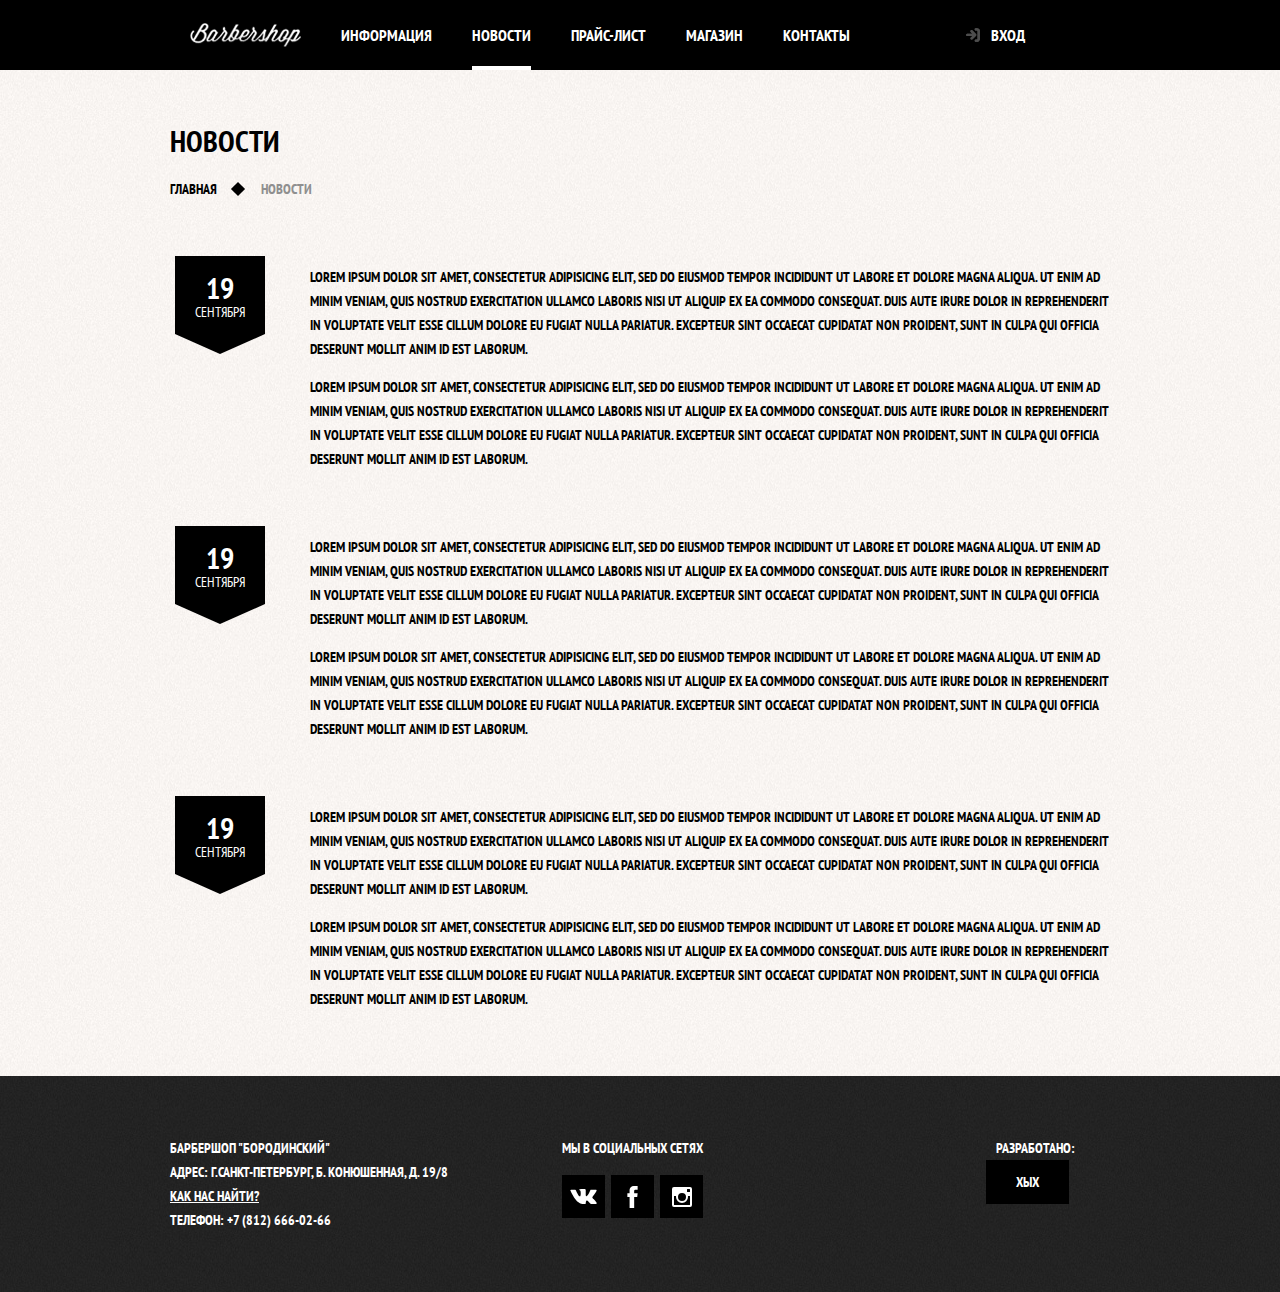
<file: news.HTML>
<!DOCTYPE html>
<html lang="en">
<head>
    <meta charset="UTF-8">
    <meta http-equiv="X-UA-Compatible" content="IE=edge">
    <meta name="viewport" content="width=device-width, initial-scale=1.0">
    <title>Document</title>
    <link rel="stylesheet" href="style.css">
    <link href="https://fonts.googleapis.com/css?family=PT+Sans+Narrow:400,700&amp;subset=cyrillic" rel="stylesheet">
</head>
<body class="inner-page">
    <header class="main-header">
        <nav class="main-navigation container" >
            <a href="" class="main-header-logo">
                <img src="img/unknown.png" width="111" height="24" alt="Логотип">   
            </a>
            <ul class="site-navigation">
                <li>
                    <a href="index.HTML#features">Информация</a>
                </li>
                <li class="site-navigation-current">
                    <a href="index.HTML#news">Новости</a>
                </li>
                <li>
                    <a href="price.HTML">Прайс-лист</a>
                </li>
                <li>
                    <a href="catalog.HTML">Магазин</a>
                </li>
                <li>
                    <a href="contacts.HTML">Контакты</a>
                </li>
            </ul>
            <ul class="user-navigation">
                <li>
                    <a class='login-link' href="">Вход</a>
                </li>
            </ul>
        </nav>
    </header>
    <main>
        <div  class="container">
            <div class="inner-page-container">
                <h1 class="page-title">Новости</h1>
                <ul class="breadcrumbs">
                    <li><a href="index.HTML">Главная</a></li>
                    <li class="breadcrumbs-current">Новости</li>
                </ul>
            </div>
            <section  class="news-content-wrapper">
                <div class="news-item-2">
                    <div class="news-item-body">
                        <p>Lorem ipsum dolor sit amet, consectetur adipisicing elit, sed do eiusmod tempor incididunt ut labore et dolore magna aliqua. Ut enim ad minim veniam, quis nostrud exercitation ullamco laboris nisi ut aliquip ex ea commodo consequat. Duis aute irure dolor in reprehenderit in voluptate velit esse cillum dolore eu fugiat nulla pariatur. Excepteur sint occaecat cupidatat non proident, sunt in culpa qui officia deserunt mollit anim id est laborum.</p>
                        <p>Lorem ipsum dolor sit amet, consectetur adipisicing elit, sed do eiusmod tempor incididunt ut labore et dolore magna aliqua. Ut enim ad minim veniam, quis nostrud exercitation ullamco laboris nisi ut aliquip ex ea commodo consequat. Duis aute irure dolor in reprehenderit in voluptate velit esse cillum dolore eu fugiat nulla pariatur. Excepteur sint occaecat cupidatat non proident, sunt in culpa qui officia deserunt mollit anim id est laborum.</p>
                    </div>
                    <time class="news-item-datetime" datetime="2017-09-19">
                        <span class="big-number">19</span> сентября
                        <span class="visually-hidden">, 2017</span>
                  </time>
                </div>
                <div class="news-item-2">
                    <div class="news-item-body">
                        <p>Lorem ipsum dolor sit amet, consectetur adipisicing elit, sed do eiusmod tempor incididunt ut labore et dolore magna aliqua. Ut enim ad minim veniam, quis nostrud exercitation ullamco laboris nisi ut aliquip ex ea commodo consequat. Duis aute irure dolor in reprehenderit in voluptate velit esse cillum dolore eu fugiat nulla pariatur. Excepteur sint occaecat cupidatat non proident, sunt in culpa qui officia deserunt mollit anim id est laborum.</p>
                        <p>Lorem ipsum dolor sit amet, consectetur adipisicing elit, sed do eiusmod tempor incididunt ut labore et dolore magna aliqua. Ut enim ad minim veniam, quis nostrud exercitation ullamco laboris nisi ut aliquip ex ea commodo consequat. Duis aute irure dolor in reprehenderit in voluptate velit esse cillum dolore eu fugiat nulla pariatur. Excepteur sint occaecat cupidatat non proident, sunt in culpa qui officia deserunt mollit anim id est laborum.</p>
                    </div>
                    <time class="news-item-datetime" datetime="2017-09-19">
                        <span class="big-number">19</span> сентября
                        <span class="visually-hidden">, 2017</span>
                  </time>
                </div>
                <div class="news-item-2">
                    <div class="news-item-body">
                        <p>Lorem ipsum dolor sit amet, consectetur adipisicing elit, sed do eiusmod tempor incididunt ut labore et dolore magna aliqua. Ut enim ad minim veniam, quis nostrud exercitation ullamco laboris nisi ut aliquip ex ea commodo consequat. Duis aute irure dolor in reprehenderit in voluptate velit esse cillum dolore eu fugiat nulla pariatur. Excepteur sint occaecat cupidatat non proident, sunt in culpa qui officia deserunt mollit anim id est laborum.</p>
                        <p>Lorem ipsum dolor sit amet, consectetur adipisicing elit, sed do eiusmod tempor incididunt ut labore et dolore magna aliqua. Ut enim ad minim veniam, quis nostrud exercitation ullamco laboris nisi ut aliquip ex ea commodo consequat. Duis aute irure dolor in reprehenderit in voluptate velit esse cillum dolore eu fugiat nulla pariatur. Excepteur sint occaecat cupidatat non proident, sunt in culpa qui officia deserunt mollit anim id est laborum.</p>
                    </div>
                    <time class="news-item-datetime" datetime="2017-09-19">
                        <span class="big-number">19</span> сентября
                        <span class="visually-hidden">, 2017</span>
                  </time>
                </div>
            </section>
        </div>
    </main>
    <footer class="main-footer">
        <div class="container">
            <p class="footer-contacts">
                Барбершоп "Бородинский"
                <br>Адрес: г.Санкт-Петербург, Б. Конюшенная, д. 19/8
                <br><a href="">Как нас найти?</a>
                <br>Телефон: +7 (812) 666-02-66
            </p>
            <div class="footer-social">
                <b>Мы в социальных сетях</b>
                <ul>
                    <li>
                        <a class="social-button" href=""><svg xmlns="http://www.w3.org/2000/svg" width="27" height="15" viewBox="0 0 26.14 14.91"><path d="M26 13.47l-.09-.17a13.55 13.55 0 0 0-2.6-3q-.87-.83-1.1-1.12A1 1 0 0 1 22 8a10.27 10.27 0 0 1 1.22-1.78l.88-1.16q2.35-3.13 2-4L26 .94a.8.8 0 0 0-.4-.22 2.14 2.14 0 0 0-.87 0h-3.92a.51.51 0 0 0-.27 0h-.3a.6.6 0 0 0-.15.14.93.93 0 0 0-.14.24 22.22 22.22 0 0 1-1.46 3.06q-.5.84-.93 1.46a7 7 0 0 1-.71.91 4.94 4.94 0 0 1-.52.47q-.23.18-.35.15l-.23-.05a.9.9 0 0 1-.31-.33 1.49 1.49 0 0 1-.16-.53V1.6a3.14 3.14 0 0 0 0-.62 2.12 2.12 0 0 0-.14-.44.73.73 0 0 0-.28-.33 1.57 1.57 0 0 0-.46-.18A9 9 0 0 0 12.57 0a8.93 8.93 0 0 0-3.25.33 1.83 1.83 0 0 0-.52.41q-.25.3-.07.33a1.67 1.67 0 0 1 1.16.59l.08.16a2.6 2.6 0 0 1 .19.63 6.32 6.32 0 0 1 .12 1 10.59 10.59 0 0 1 0 1.7q-.07.71-.13 1.1a2.21 2.21 0 0 1-.18.64 2.69 2.69 0 0 1-.16.3l-.07.07a1 1 0 0 1-.37.07.86.86 0 0 1-.46-.19 3.27 3.27 0 0 1-.56-.52 7 7 0 0 1-.66-.93q-.37-.6-.76-1.42l-.22-.39q-.2-.38-.56-1.11t-.62-1.43A.9.9 0 0 0 5.2.9h-.07a.93.93 0 0 0-.22-.16A1.44 1.44 0 0 0 4.6.65L.87.68A1 1 0 0 0 .1.94L0 1a.44.44 0 0 0 0 .22 1.08 1.08 0 0 0 .08.37Q.9 3.53 1.86 5.31t1.66 2.87Q4.23 9.27 5 10.24t1 1.24l.37.41.34.33a8.06 8.06 0 0 0 1 .78 16.34 16.34 0 0 0 1.4.9 7.6 7.6 0 0 0 1.79.72 6.19 6.19 0 0 0 2 .22h1.57a1.08 1.08 0 0 0 .72-.3l.05-.07a.9.9 0 0 0 .1-.25 1.38 1.38 0 0 0 0-.37 4.48 4.48 0 0 1 .09-1.05 2.77 2.77 0 0 1 .23-.71 1.74 1.74 0 0 1 .29-.4 1.19 1.19 0 0 1 .23-.2h.11a.86.86 0 0 1 .77.21 4.52 4.52 0 0 1 .83.79q.39.47.93 1.05a6.41 6.41 0 0 0 1 .87l.27.16a3.31 3.31 0 0 0 .71.3 1.53 1.53 0 0 0 .76.07l3.48-.05a1.58 1.58 0 0 0 .8-.17.68.68 0 0 0 .34-.37 1.06 1.06 0 0 0 0-.46 1.71 1.71 0 0 0-.1-.36z" fill="#fff"/></svg></a>
                    </li>
                    <li>
                        <a class="social-button" href=""><svg xmlns="http://www.w3.org/2000/svg" width="19" height="22" viewBox="0 0 10.15 21.74"><path d="M3.34 1.12A4.77 4.77 0 0 1 6.53 0h3.61v3.81H7.81a1.07 1.07 0 0 0-1.09.83v2.55h3.42c-.08 1.23-.24 2.45-.41 3.67h-3v10.87H2.21V10.86H0V7.21h2.19V3.66a3.83 3.83 0 0 1 1.15-2.54z" fill="#fff"/></svg></a>
                    </li>
                    <li>
                        <a class="social-button" href=""><svg xmlns="http://www.w3.org/2000/svg" width="20" height="20" viewBox="0 0 20 20"><path d="M18 0H2a2 2 0 0 0-2 2v16a2 2 0 0 0 2 2h16a2 2 0 0 0 2-2V2a2 2 0 0 0-2-2zm-8 6a4 4 0 1 1-4 4 4 4 0 0 1 4-4zM2.5 18a.47.47 0 0 1-.5-.5V9h2.1a3.4 3.4 0 0 0-.1 1 6 6 0 1 0 12 0 3.4 3.4 0 0 0-.1-1H18v8.5a.47.47 0 0 1-.5.5zM18 4.5a.47.47 0 0 1-.5.5h-2a.47.47 0 0 1-.5-.5v-2a.47.47 0 0 1 .5-.5h2a.47.47 0 0 1 .5.5z" fill="#fff"/></svg></a>
                    </li>
                </ul>
            </div>
            <p class="footer-copyright">
                <b>Разработано:</b>
                <a class="button" href="">ХЫХ</a>
            </p>
        </div>
    </footer>  
    <section class="modal modal-login">
        <h2>Личный кабинет</h2>
        <p>Введите логин и пароль</p>
        <form class="login-form" action="" >
            <p>
                <label for="user-login">Логин</label>
                <input type="text" id="user-login" class="login-icon-user" name="login">
                <span></span>
            </p>
            <p>
                <label for="user-password">Пароль</label>
                <input type="password" id="user-password" class="login-icon-password" name="password">
                <span></span>
            </p>
            <p class="login-password-info">
                <label class="login-checkbox">
                    <input type="checkbox" class="visually-hidden" name="remember">
                    <span class="checkbox-indicator"></span>
                    Запомнить меня
                </label>
                <a href="" class="restore">Я забыл пароль</a>
            </p>
            <button type="submit" class="button">Войти</button>
        </form>
        <button type="button" class="modal-close modal-close-login">Закрыть</button>
    </section>

    <script src="main.js"></script>
</body>
</html>
</file>
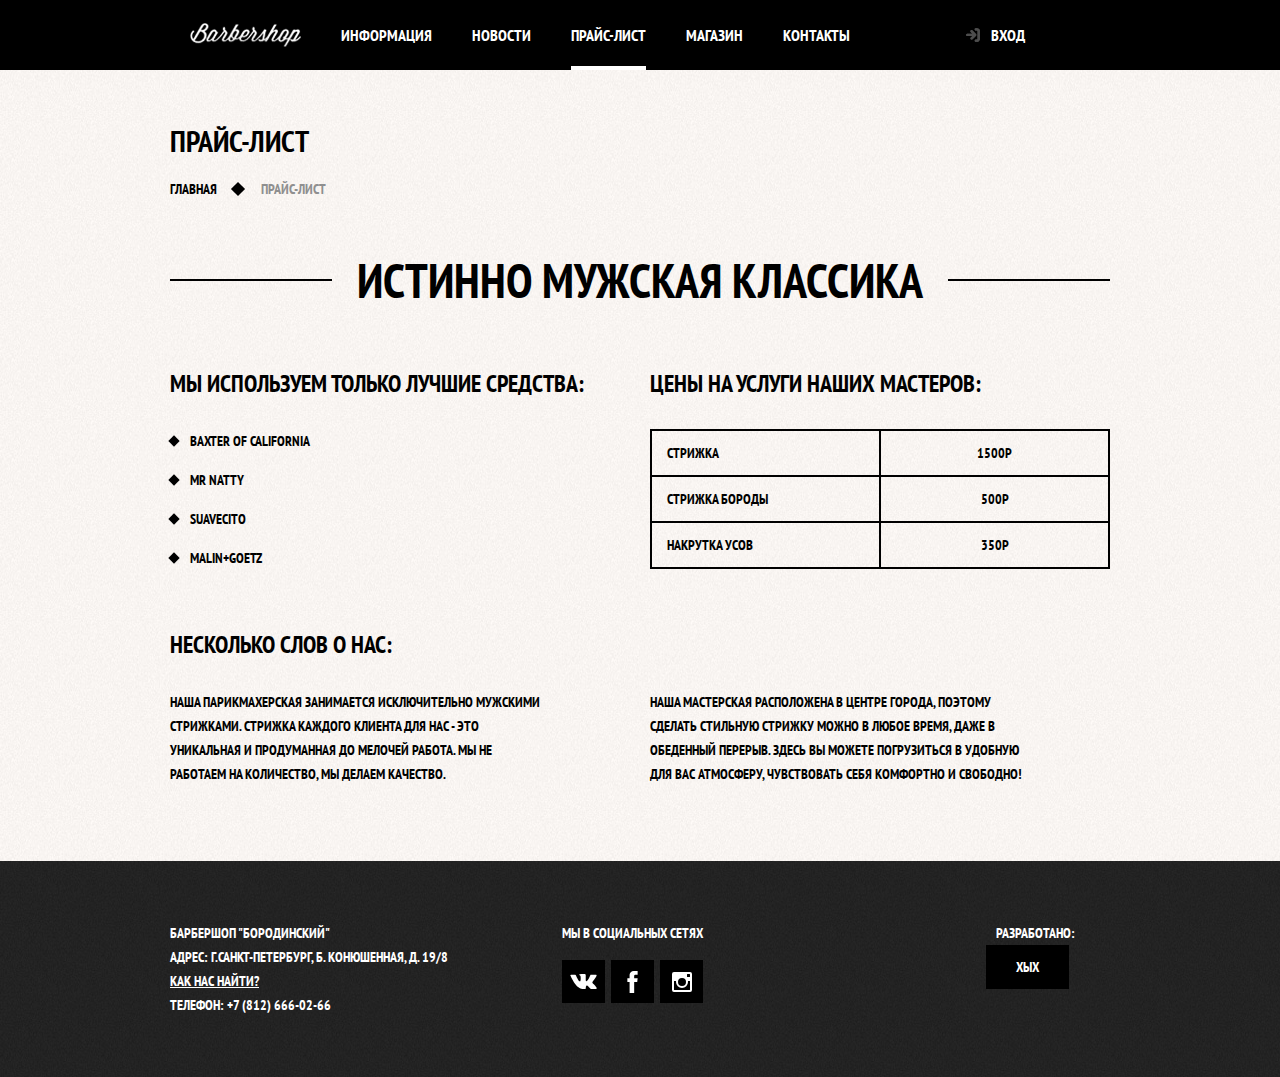
<file: price.HTML>
<!DOCTYPE html>
<html lang="en">
<head>
    <meta charset="UTF-8">
    <meta http-equiv="X-UA-Compatible" content="IE=edge">
    <meta name="viewport" content="width=device-width, initial-scale=1.0">
    <title>Document</title>
    <link rel="stylesheet" href="style.css">
    <link href="https://fonts.googleapis.com/css?family=PT+Sans+Narrow:400,700&amp;subset=cyrillic" rel="stylesheet">
</head>
<body class="inner-page">
    <header class="main-header">
        <nav class="main-navigation container" >
            <a href="" class="main-header-logo">
                <img src="img/unknown.png" width="111" height="24" alt="Логотип">   
            </a>
            <ul class="site-navigation">
                <li>
                    <a href="index.HTML#features">Информация</a>
                </li>
                <li>
                    <a href="index.HTML#news">Новости</a>
                </li>
                <li class="site-navigation-current">
                    <a href="price.HTML">Прайс-лист</a>
                </li>
                <li>
                    <a href="catalog.HTML">Магазин</a>
                </li>
                <li>
                    <a href="contacts.HTML">Контакты</a>
                </li>
            </ul>
            <ul class="user-navigation">
                <li>
                    <a class='login-link' href="">Вход</a>
                </li>
            </ul>
        </nav>
    </header>
    <main>
        <div class="container">
            <div class="inner-page-container">
                <h1 class="page-title">Прайс-лист</h1>
                <ul class="breadcrumbs">
                    <li><a href="index.HTML">Главная</a></li>
                    <li class="breadcrumbs-current">Прайс-лист</li>
                </ul>
            </div>
            <section class="inner-content">
                <h2 class="big-heading">Истинно мужская классика</h2>
                <div class="inner-columns">
                    <div class="inner-column-left">
                        <h2>Мы используем только лучшие средства:</h2>
                        <ul class="custom-list-1">
                            <li>Baxter of California</li>
                            <li>Mr Natty</li>
                            <li>Suavecito</li>
                            <li>Malin+Goetz</li>
                        </ul>
                    </div>
                    <div class="inner-column-right">
                        <h2>Цены на услуги наших мастеров:</h2>
                        <table class="custom-table-1">
                            <tr>
                                <td>Стрижка</td>
                                <td>1500р</td>
                            </tr>
                            <tr>
                                <td>Стрижка бороды</td>
                                <td>500р</td>
                            </tr>
                            <tr>
                                <td>Накрутка усов</td>
                                <td>350р</td>
                            </tr>
                        </table>
                    </div>
                </div>
                <div class="inner-columns">
                    <h2>Несколько слов о нас:</h2>
                    <div class="inner-column-left">
                        <p class="short-text">Наша парикмахерская занимается исключительно мужскими стрижками. Стрижка каждого клиента для нас - это уникальная и продуманная до мелочей работа. Мы не работаем на количество, мы делаем качество.</p>
                    </div>
                    <div class="inner-column-right">
                        <p class="short-text">Наша мастерская расположена в центре города, поэтому сделать стильную стрижку можно в любое время, даже в обеденный перерыв. Здесь вы можете погрузиться в удобную для вас атмосферу, чувствовать себя комфортно и свободно!</p>
                    </div>
                </div>
            </section>
        </div>
    </main>
    <footer class="main-footer">
        <div class="container">
            <p class="footer-contacts">
                Барбершоп "Бородинский"
                <br>Адрес: г.Санкт-Петербург, Б. Конюшенная, д. 19/8
                <br><a href="">Как нас найти?</a>
                <br>Телефон: +7 (812) 666-02-66
            </p>
            <div class="footer-social">
                <b>Мы в социальных сетях</b>
                <ul>
                    <li>
                        <a class="social-button" href=""><svg xmlns="http://www.w3.org/2000/svg" width="27" height="15" viewBox="0 0 26.14 14.91"><path d="M26 13.47l-.09-.17a13.55 13.55 0 0 0-2.6-3q-.87-.83-1.1-1.12A1 1 0 0 1 22 8a10.27 10.27 0 0 1 1.22-1.78l.88-1.16q2.35-3.13 2-4L26 .94a.8.8 0 0 0-.4-.22 2.14 2.14 0 0 0-.87 0h-3.92a.51.51 0 0 0-.27 0h-.3a.6.6 0 0 0-.15.14.93.93 0 0 0-.14.24 22.22 22.22 0 0 1-1.46 3.06q-.5.84-.93 1.46a7 7 0 0 1-.71.91 4.94 4.94 0 0 1-.52.47q-.23.18-.35.15l-.23-.05a.9.9 0 0 1-.31-.33 1.49 1.49 0 0 1-.16-.53V1.6a3.14 3.14 0 0 0 0-.62 2.12 2.12 0 0 0-.14-.44.73.73 0 0 0-.28-.33 1.57 1.57 0 0 0-.46-.18A9 9 0 0 0 12.57 0a8.93 8.93 0 0 0-3.25.33 1.83 1.83 0 0 0-.52.41q-.25.3-.07.33a1.67 1.67 0 0 1 1.16.59l.08.16a2.6 2.6 0 0 1 .19.63 6.32 6.32 0 0 1 .12 1 10.59 10.59 0 0 1 0 1.7q-.07.71-.13 1.1a2.21 2.21 0 0 1-.18.64 2.69 2.69 0 0 1-.16.3l-.07.07a1 1 0 0 1-.37.07.86.86 0 0 1-.46-.19 3.27 3.27 0 0 1-.56-.52 7 7 0 0 1-.66-.93q-.37-.6-.76-1.42l-.22-.39q-.2-.38-.56-1.11t-.62-1.43A.9.9 0 0 0 5.2.9h-.07a.93.93 0 0 0-.22-.16A1.44 1.44 0 0 0 4.6.65L.87.68A1 1 0 0 0 .1.94L0 1a.44.44 0 0 0 0 .22 1.08 1.08 0 0 0 .08.37Q.9 3.53 1.86 5.31t1.66 2.87Q4.23 9.27 5 10.24t1 1.24l.37.41.34.33a8.06 8.06 0 0 0 1 .78 16.34 16.34 0 0 0 1.4.9 7.6 7.6 0 0 0 1.79.72 6.19 6.19 0 0 0 2 .22h1.57a1.08 1.08 0 0 0 .72-.3l.05-.07a.9.9 0 0 0 .1-.25 1.38 1.38 0 0 0 0-.37 4.48 4.48 0 0 1 .09-1.05 2.77 2.77 0 0 1 .23-.71 1.74 1.74 0 0 1 .29-.4 1.19 1.19 0 0 1 .23-.2h.11a.86.86 0 0 1 .77.21 4.52 4.52 0 0 1 .83.79q.39.47.93 1.05a6.41 6.41 0 0 0 1 .87l.27.16a3.31 3.31 0 0 0 .71.3 1.53 1.53 0 0 0 .76.07l3.48-.05a1.58 1.58 0 0 0 .8-.17.68.68 0 0 0 .34-.37 1.06 1.06 0 0 0 0-.46 1.71 1.71 0 0 0-.1-.36z" fill="#fff"/></svg></a>
                    </li>
                    <li>
                        <a class="social-button" href=""><svg xmlns="http://www.w3.org/2000/svg" width="19" height="22" viewBox="0 0 10.15 21.74"><path d="M3.34 1.12A4.77 4.77 0 0 1 6.53 0h3.61v3.81H7.81a1.07 1.07 0 0 0-1.09.83v2.55h3.42c-.08 1.23-.24 2.45-.41 3.67h-3v10.87H2.21V10.86H0V7.21h2.19V3.66a3.83 3.83 0 0 1 1.15-2.54z" fill="#fff"/></svg></a>
                    </li>
                    <li>
                        <a class="social-button" href=""><svg xmlns="http://www.w3.org/2000/svg" width="20" height="20" viewBox="0 0 20 20"><path d="M18 0H2a2 2 0 0 0-2 2v16a2 2 0 0 0 2 2h16a2 2 0 0 0 2-2V2a2 2 0 0 0-2-2zm-8 6a4 4 0 1 1-4 4 4 4 0 0 1 4-4zM2.5 18a.47.47 0 0 1-.5-.5V9h2.1a3.4 3.4 0 0 0-.1 1 6 6 0 1 0 12 0 3.4 3.4 0 0 0-.1-1H18v8.5a.47.47 0 0 1-.5.5zM18 4.5a.47.47 0 0 1-.5.5h-2a.47.47 0 0 1-.5-.5v-2a.47.47 0 0 1 .5-.5h2a.47.47 0 0 1 .5.5z" fill="#fff"/></svg></a>
                    </li>
                </ul>
            </div>
            <p class="footer-copyright">
                <b>Разработано:</b>
                <a class="button" href="">ХЫХ</a>
            </p>
        </div>
    </footer>  
    <section class="modal modal-login">
        <h2>Личный кабинет</h2>
        <p>Введите логин и пароль</p>
        <form class="login-form" action="" >
            <p>
                <label for="user-login">Логин</label>
                <input type="text" id="user-login" class="login-icon-user" name="login">
                <span></span>
            </p>
            <p>
                <label for="user-password">Пароль</label>
                <input type="password" id="user-password" class="login-icon-password" name="password">
                <span></span>
            </p>
            <p class="login-password-info">
                <label class="login-checkbox">
                    <input type="checkbox" class="visually-hidden" name="remember">
                    <span class="checkbox-indicator"></span>
                    Запомнить меня
                </label>
                <a href="" class="restore">Я забыл пароль</a>
            </p>
            <button type="submit" class="button">Войти</button>
        </form>
        <button type="button" class="modal-close modal-close-login">Закрыть</button>
    </section>

    <script src="main.js"></script>
</body>
</html>
</file>
<file: style.css>
/*--Глобальные стили--*/

body{
    font-family:'PT Sans Narrow', Arial, sans-serif;
    font-size: 14px;
    line-height: 24px;
    font-weight: 700;
    color: white;
    text-transform: uppercase;

    background-color: black;
    background-image: url('img/bg.jpg');
    background-position: top center;
    background-repeat: no-repeat;

    margin: 0;
    padding: 0;  
}

.visually-hidden:not(:focus):not(:active),
input[type="checkbox"].visually-hidden,
input[type="radio"].visually-hidden{
    position: absolute;

    width: 1px;
    height: 1px;
    margin: -1px;
    border: 0;
    padding: 0;

    white-space: nowrap;

    clip-path: inset(100%);
    clip:rect(0 0 0 0);
    overflow: hidden;
}

.inner-page{
    color: black;
    background-color: white;
    background-image: url(img/pattern-light.jpg);
    background-position: 0 0;
    background-repeat: repeat;
}

.container{
    width: 940px;
    margin: 0 auto;
    padding: 0 10px;
}

a{
    text-decoration: none;
}

.button{
    font: inherit;
    color: white;
    text-align: center;
    vertical-align: middle;
    text-transform: uppercase;

    background-color: black;
    border: none;
    display: inline-block;
    margin-right: 16px;
    padding: 10px 30px;
}

.button:hover{
    background-color: crimson;
}

.site-navigation-current{
    position: relative;
}

.site-navigation-current::after{
    content: '';
    position: absolute;
    right: 20px;
    left: 20px;
    bottom: 0;
    height: 4px;
    background-color: white;
}
/*--Шапка--*/

.main-navigation{
    font-size: 16px;
    line-height: 20px;
    color: white;
    display: flex;
    flex-direction: column;
    align-items: center;
}

.main-header{
    margin-bottom:75px ;
}

.inner-page .main-header{
    margin-bottom: 50px;
    background-color: black;
}

.inner-page .main-navigation{
    align-items: flex-start;
    flex-direction: row;
}

.inner-page .main-header-logo{
    order: 0;
    width: 111px;
    height: 24px;
    padding: 23px 20px;
}

.main-header-logo{
    order: 2;
    height: 153px;
    width: 368px;
}

.main-navigation-wrapper{
    width: 100%;
    background-color: black;
    margin-bottom: 60px;
} 

.main-navigation-wrapper .container{
    display: flex;
    justify-content: space-between;
}

.site-navigation,
.user-navigation{
    list-style: none;
    margin: 0;
    padding: 0;
}

.site-navigation{
    width: 620px;
    display: flex;
    flex-wrap: wrap;
}

.user-navigation{
    width: 140px;
    display: flex;
}

.user-navigation .login-link{
    padding-left: 50px;
    position: relative;
}

.login-link::before{
    content: '';
    width: 16px;
    height: 18px;
    position: absolute;
    top: 27px;
    left: 24px;
    background-image: url(img/login.svg);
    background-repeat: no-repeat;
    background-position: 0 0;
    opacity: 0.3;
}

.login-link:hover::before{
    opacity: 1;
}

.site-navigation a,
.user-navigation a{
    color: white;
    display: block;
    padding: 25px 20px;
}

.site-navigation a:hover,
.user-navigation a:hover{
    background-color: rgb(22, 22, 22);
}

/*--Преимущества--*/

.features{
    margin-bottom: 80px;
}

.features-list{
    list-style: none;
    margin: 0;
    padding: 0;
    display: flex;
    justify-content: space-between;
}

.feature-item{
    text-align: center;
}

.feature-item h3{
    font-size: 30px;
    line-height: 42px;
    position: relative;
    margin: 0;
    margin-bottom: 60px;
}

.feature-item h3::after{
    content: '';
    position: absolute;
    bottom: -30px;
    left: 47%;
    width: 20px;
    height: 20px;
    background-color: white;
    transform: rotate(45deg);
}

.feature-item p{
    margin: 0 10px;
}


/*--Новости--*/

.index-columns{
    color: black;
    background-color: white;
    background-image: url('img/pattern-light.jpg');
    background-position: 0 0;
    background-repeat: repeat;

    padding: 50px 80px;
    margin-bottom: 35px;
    display: flex;
    justify-content: space-between;
}

.index-columns h2{
    font-size: 30px;
    line-height: 42px;
    margin: 0;
    margin-bottom: 25px;
}

.news{
    width: 380px;
}

.news-list{
    list-style: none;
    margin: 0;
    padding: 0;
    margin-bottom: 25px;
}

.news-item{
    margin-bottom: 25px;
}

.news-item p{
    margin: 0;
}

/*--Фотогалерея--*/

.gallery{
    width: 300px;
}

.gallery-content{
    background-color: rgb(219, 219, 219);
    border: 7px solid white;
    height: 164px;
    margin: 0;
}

.gallery-content li{
    margin: 0;
    padding: 0;
}

.gallery-content img{
    width: 286px;
    height: 164px;
}

.gallery-container{
    position: relative;
    height: 260px;
}

.gallery-button{
    box-sizing: border-box;
    position: absolute;
    bottom: 0;
    width: 140px;
    margin: 0;
}

.gallery-button-back{
    left: 0;
}

.gallery-button-next{
    right: 0;
}

.slide{
    display: none;
}

.slide.active{
    display: block;
}


/*--Контакты--*/

.contacts{
    width: 380px;
}

.contacts p{
    margin: 0;
    margin-bottom: 25px;
}

/*--Записаться--*/

.appointment{
    width: 300px;
}

.appointment-item{
    width: 140px;
    margin: 0;
    margin-bottom: 10px;
}

.appointment-item label{
    display: block;
    margin-bottom: 9px;
    margin-left: 15px;
}

.appointment-item input{
    font: inherit;
    background-color: white;
    border: 2px solid black;
    box-sizing: border-box;
    padding: 8px 15px 8px 15px;
    width: 140px;
}

.appointment .button{
    width: 100%;
    margin-top: 10px;
    margin-right: 0;
}

.appointment-info{
    margin: 0;
    margin-bottom: 15px;
}

.appointment-form{
    display: flex;
    flex-wrap: wrap;
    justify-content: space-between;
}

/*--Подвал--*/

.main-footer{
    color: white;
    background-color: black;
    background-image: url('img/pattern-dark.jpg');
    background-position: 0 0;
    background-repeat: repeat;

    margin-top: 65px;
    padding: 60px 0;
}

.main-footer .container{
    display: flex;
}

.footer-contacts{
    width: 320px;
    margin: 0;
    margin-right: 70px;
}

.footer-contacts a{
    color: white;
    text-decoration: underline;
}

.footer-contacts a:hover{
    text-decoration: none;
}

.footer-social{
    text-align: center;
    width: 145px;
}

.footer-social b{
    display: block;
    margin-bottom: 15px;
}

.footer-social ul{
    list-style: none;
    display: flex;
    width: 141px;
    flex-wrap: wrap;
    justify-content: space-between;
    margin: 0 auto;
    padding: 0;
}

.social-button{
    display: flex;
    align-items: center;
    justify-content: center;
    width: 43px;
    height: 43px;
    background-color: black;
}

.social-button:hover{
    background-color: white;
}

.social-button:hover path{
    fill: black;
}

.footer-copyright{
    text-align: center;
    width: 150px;
    margin: 0;
    margin-left: auto;
}

.footer-copyright .button:hover{
    color: black;
    background-color: white;
}


/*--Хлебные крошки--*/

.page-title{
    margin: 0;
    padding: 0;
    margin-bottom: 15px;
    font-size: 30px;
    line-height: 42px;
}

.breadcrumbs{
    display: flex;
    flex-wrap: wrap;
    margin: 0;
    padding: 0;
    margin-bottom: 50px;
    list-style: none;
}

.breadcrumbs li{
    position: relative;
    margin-right: 44px;
}

.breadcrumbs a{
    color: black;
}

.breadcrumbs li:not(.breadcrumbs-current)::after{
    content: '';
    position: absolute;
    width: 10px;
    height: 10px;
    right: -26px;
    bottom: 7px;
    background-color: black;
    transform: rotate(45deg);
}

.breadcrumbs a:hover{
    text-decoration: underline;
}

.breadcrumbs-current{
    color: rgb(143, 143, 143);
}

/*--Прайс-лист--*/

.inner-content{
    margin-bottom: 75px;
}

.inner-content h2{
    margin-top: 60px;
    margin-bottom: 30px;
    font-size: 24px;
    line-height: 30px;
}

.inner-content h2+h3{
    margin-top: 30px;
}

.inner-content h3{
    margin-top: 60px;
    margin-bottom: 30px;
    font-size: 20px;
    line-height: 24px;
}

.inner-content p{
    margin: 14px 0;
}

.inner-content table{
    border-collapse: collapse;
}

.inner-content td{
    padding: 10px 15px;
    border: 2px solid black;
}

.custom-table-1{
    width: 100%;
}

.custom-table-1 td{
    width: 50%;
}

.custom-table-1 td:last-child{
    text-align: center;
}

.inner-content .big-heading{
    display: flex;
    align-items: center;
    margin-top: 55px;
    margin-bottom: 65px;
    font-size: 48px;
    line-height: 48px;
    text-align: center;
}

.big-heading::before,
.big-heading::after{
    content: '';
    flex-grow: 1;
    width: 50px;
    height: 2px;
    background-color: black;
}

.big-heading::before{
    margin-right: 25px;
}

.big-heading::after{
    margin-left: 25px;
}

.inner-columns{
    display: flex;
    justify-content: space-between;
    flex-wrap: wrap;
    margin: 60px 0;
}

.inner-column-right,
.inner-column-left{
    width: 460px;
}

.inner-columns>h2:first-child{
    width: 460px;
    margin-top: 0;
    margin-right: 460px;
}

.short-text{
    padding-right: 80px;
}

.inner-column-right *:first-child,
.inner-column-left *:first-child{
    margin-top: 0;
}

.inner-column-right *:last-child,
.inner-column-left *:last-child{
    margin-bottom: 0;
}

.custom-list-1{
    padding: 0;
    margin: 14px 0;
    list-style: none;
}

.custom-list-1 li{
    position: relative;
    margin-bottom: 15px;
    padding-left: 20px;
}

.custom-list-1 li::before{
    content: '';
    position: absolute;
    top: 8px;
    left: 0;
    width: 8px;
    height: 8px;
    background-color: black;
    transform: rotate(45deg);
}

/*--Контакты--*/

.contacts-content-wrapper{
    margin-bottom: 50px;
}

.contacts-content-wrapper:last-child{
    margin-bottom: 0;
}

.schedule table{
    border-collapse: collapse;
}

.schedule table td{
    width: 40%;
    padding: 10px 15px;
    border: 2px solid black;
}

.location{
    display: flex;
    flex-wrap: wrap;
    justify-content: space-between;
}
.location p{
    width: 400px;
    margin-bottom: 25px;
}

.location p:nth-of-type(2n){
    text-align: right;
}

/*--Все новости--*/

.news-item-2{
    display: flex;
    flex-direction: row-reverse;
    justify-content: space-between;
    align-items: flex-start;
    padding: 0;
    margin: 0;
    margin-bottom: 50px;
}

.news-item-body{
    width: 800px;
}

.news-item-body p:last-of-type{
    margin-bottom: 0;
}

.news-item-datetime{
    position: relative;
    display: block;
    width: 70px;
    padding: 10px;
    padding-top: 20px;
    margin: 5px;
    font-weight: 400;
    color: white;
    text-align: center;
    background-color: black;
}

.news-item-datetime::after{
    content: '';
    position: absolute;
    bottom: -20px;
    left: 0;
    border: 20px solid black;
    border-left: 45px solid transparent;
    border-right: 45px solid transparent;
    border-bottom: none;
}

.big-number{
    display: block;
    font-size: 30px;
    font-weight: 700;
}

/*--Магазин--*/

.catalog-columns{
    display:flex;
    justify-content: space-between;
}

.filters{
    width: 180px;
}

.filters fieldset{
    margin: 0;
    padding: 0;
    border: none;
}

fieldset.filter-brand{
    margin-bottom: 50px;
}

fieldset.filter-product{
    margin-bottom: 50px;
}

.filters legend{
    font-size: 24px;
    line-height: 30px;
    margin-bottom: 32px;
}

.filters ul{
    list-style: none;
    margin-left: 0;
    margin-top: 0;
    padding-left: 0;
    line-height: 18px;
}

.filter-option{
    margin-bottom: 16px;
    vertical-align: middle;
}

.filter-checkbox{
    display: block;
    position: relative;
    padding-left: 42px;
    padding-top: 2px;
    cursor: pointer;
}

.filter-checkbox input[type="checkbox"] + .checkbox-indicator{
    position: absolute;
    top: 0;
    left: 0;
    width: 17px;
    height: 17px;
    border: 2px solid black;
}

.filter-checkbox input[type="checkbox"]:checked + .checkbox-indicator::before,
.filter-checkbox input[type="checkbox"]:checked + .checkbox-indicator::after{
    content: "";
    position: absolute;
    top: 8px;
    left: 1px;
    width: 15px;
    height: 2px;
    background-color: black;
}

.filter-checkbox input[type="checkbox"]:checked + .checkbox-indicator::before{
    transform: rotate(45deg);
}

.filter-checkbox input[type="checkbox"]:checked + .checkbox-indicator::after{
    transform: rotate(-45deg);
}

.filter-radio{
    display: block;
    position: relative;
    padding-left: 42px;
    padding-top: 2px;
    cursor: pointer;
}

.filter-radio input[type="radio"] + .radio-indicator{
    position: absolute;
    top: 0;
    left: 0;
    width: 17px;
    height: 17px;
    border: 2px solid black;
    border-radius: 50%;
}

.filter-radio input[type="radio"]:checked + .radio-indicator::after{
    content: "";
    position: absolute;
    top: 4px;
    left: 4.5px;
    width: 9px;
    height: 9px;
    border-radius: 50%;
    background-color: black;
}

.catalog{
    width: 700px;
}

.catalog-list{
    display: flex;
    flex-wrap: wrap;
    padding: 0;
    margin: 0;
    margin-bottom: 25px;
    list-style: none;
}

.catalog-item{
    width: 220px;
    margin-bottom: 20px;
    margin-right: 20px;
    background-color: white;
    box-shadow: 0 0 10px rgb(138, 138, 138);
}

.catalog-item:nth-child(3n){
    margin-right: 0;
}

.catalog-item a{
    display: flex;
    flex-direction: column-reverse;
    flex-wrap: wrap;
    color: black;
}

.catalog-item-image{
    margin: 0;
    padding: 0;
}

.catalog-item h3{
    font-size: 14px;
    line-height: 18px;
    padding-left: 17px;
    margin: 0;
    margin-top: 10px;
    margin-bottom: 10px;
}

.catalog-category{
    display: block;
    text-transform: none;
}

.catalog-item-price{
    display: flex;
    justify-content: center;
    margin-top: 0;
}

.catalog-item-price b{
    font-size: 14px;
    line-height: 20px;
    text-align: center;
    box-sizing: border-box;
    width: 109px;
    padding-top: 12px;
    padding-bottom: 12px;
    color: rgb(0, 0, 0);
}

.catalog-item-price .button{
    line-height: 20px;
    color: white;
    margin: 0;
    padding: 13px 18px;
}

.pagination-list{
    display: flex;
    margin: 0;
    padding: 0;
    list-style: none;
}

.pagination-item a{
    display: block;
    padding: 10px 18px;
    margin-right: 7px;
    color: white;
    background-color: black;

}

.pagination-item a:hover{
    background-color: crimson;
}

.pagination-item-current a{
    color: black;
    background-color: white;
}

.pagination-item-current a:hover{
    background-color: crimson;
    color: white;
}

/*--Модальные окна--*/

.modal{
    position: fixed;
    color: black;
    display: none;
    background-color: white;
    background-image: url('img/pattern-light.jpg');
    background-position: 0 0;
    background-repeat: repeat;
    box-shadow: 0 30px 50px rgb(88, 88, 88);
    z-index: 2;
}

.modal-show{
    display:block;
}

.modal-login{
    top: 120px;
    left: 50%;
    width: 300px;
    margin-left: -230px;
    padding: 50px 80px;

}

.modal-close{
    position: absolute;
    top: 0;
    right: -34px;
    width: 22px;
    height: 22px;
    font-size: 0;
    border: 0;
    background-color: transparent;
    cursor: pointer;
}

.modal-close::before,
.modal-close::after{
    content: '';
    position: absolute;
    top: 10px;
    left: 2px;
    width: 19px;
    height: 3px;
    background-color: rgb(202, 201, 201);
}

.modal-close:hover::before,
.modal-close:hover::after{
    background-color: white;
}

.modal-close::after{
    transform: rotate(45deg);
}

.modal-close::before{
    transform: rotate(-45deg);
}

.modal-login h2{
    margin: 0;
    margin-bottom: 25px;
    font-size: 30px;
    height: 42px;
    
}

.login-form p{
    margin: 0;
    margin-bottom: 10px;
}

.login-form input[type="text"],
.login-form input[type="password"]{
    box-sizing: border-box;
    width: 300px;
    padding: 10px 15px;
    padding-right: 40px;
    font: inherit;
    color: black;
    text-transform: uppercase;
    background-color: white;
    border: 2px solid black;
}

.login-form .login-password-info{
    display: flex;
    flex-wrap: wrap;
    justify-content: space-between;
    margin: 15px 0;
}

.login-icon-user{
    background-image: url(img/user.svg);
    background-position: 270px center;
    background-repeat: no-repeat;
}
.login-icon-password{
    background-image: url(img/lock.svg);
    background-position: 270px center;
    background-repeat: no-repeat;
}

.login-checkbox{
    position: relative;
    padding-left: 30px;

}

.login-checkbox input[type="checkbox"] + .checkbox-indicator{
    position: absolute;
    top: 0;
    left: 0;
    height: 17px;
    width: 17px;
    border: 2px solid black;
}

.login-checkbox input[type="checkbox"]:checked + .checkbox-indicator::before,
.login-checkbox input[type="checkbox"]:checked + .checkbox-indicator::after{
    content: "";
    position: absolute;
    top: 8px;
    left: 1px;
    width: 15px;
    height: 2px;
    background-color: black;
}

.login-checkbox input[type="checkbox"]:checked + .checkbox-indicator::after{
    transform: rotate(45deg);
}

.login-checkbox input[type="checkbox"]:checked + .checkbox-indicator::before{
    transform: rotate(-45deg);
}


.restore{
    color: black;
    text-decoration: underline;
}

.restore:hover{
    text-decoration: none;
}

.login-form .button{
    width: 100%;
    margin-right: 0;
}

/*--Карта--*/

.modal-map{
    top: 50%;
    left: 50%;
    height: 561px;
    width: 766px;
    margin-top: -280px;
    margin-left: -390px;
    border: 7px solid white;
}

.modal-map p{
    margin: 0;
}

/*--Страница конкретного товара--*/

.availability{
    display: inline-block;
    margin-right: 178px;
    margin-bottom: 30px;

}

.product-article{
    display: inline-block;
    color: rgb(155, 155, 155);
    margin-bottom: 35px;
}

.product-text{
    margin: 0;
    padding: 0;
    margin-bottom: 35px;
}

.product-info {
    width: 390px;
}

.product-info .catalog-item-price{
    justify-content: flex-start;
    margin-bottom: 65px;
}

.product-info h3{
    font-size: 24px;
    line-height: 30px;
}

.product-info ul{
    padding: 0;
    list-style: none;
}

.product-info li{
    padding-left: 25px;
}

.kit-product li{
    position: relative;
}

.product-info li::before{
    content: "";
    position: absolute;
    left: 3px;
    top: 7px;
    height: 10px;
    width: 10px;
    background-color: black;
    transform: rotate(45deg);
}

.product-photos{
    width: 460px;
}

.product-photo-fill{
    margin: 0;
    padding: 0;
    margin-bottom: 12px;
}

.product-photo-fill img,
.product-photo-preview img{
    height: 100%;
}

.product-photo-fill img{
    width: 460px;
    height: 498px;
}

.product-photo-preview{
    display: flex;
    flex-wrap: wrap;
    justify-content: space-between;
    margin: 0;
    padding: 0;
    list-style: none;
}

.product-photo-fill img,
.product-photo-preview li{
    box-shadow: 0 0 10px 2px rgb(158, 158, 158);
}
</file>
